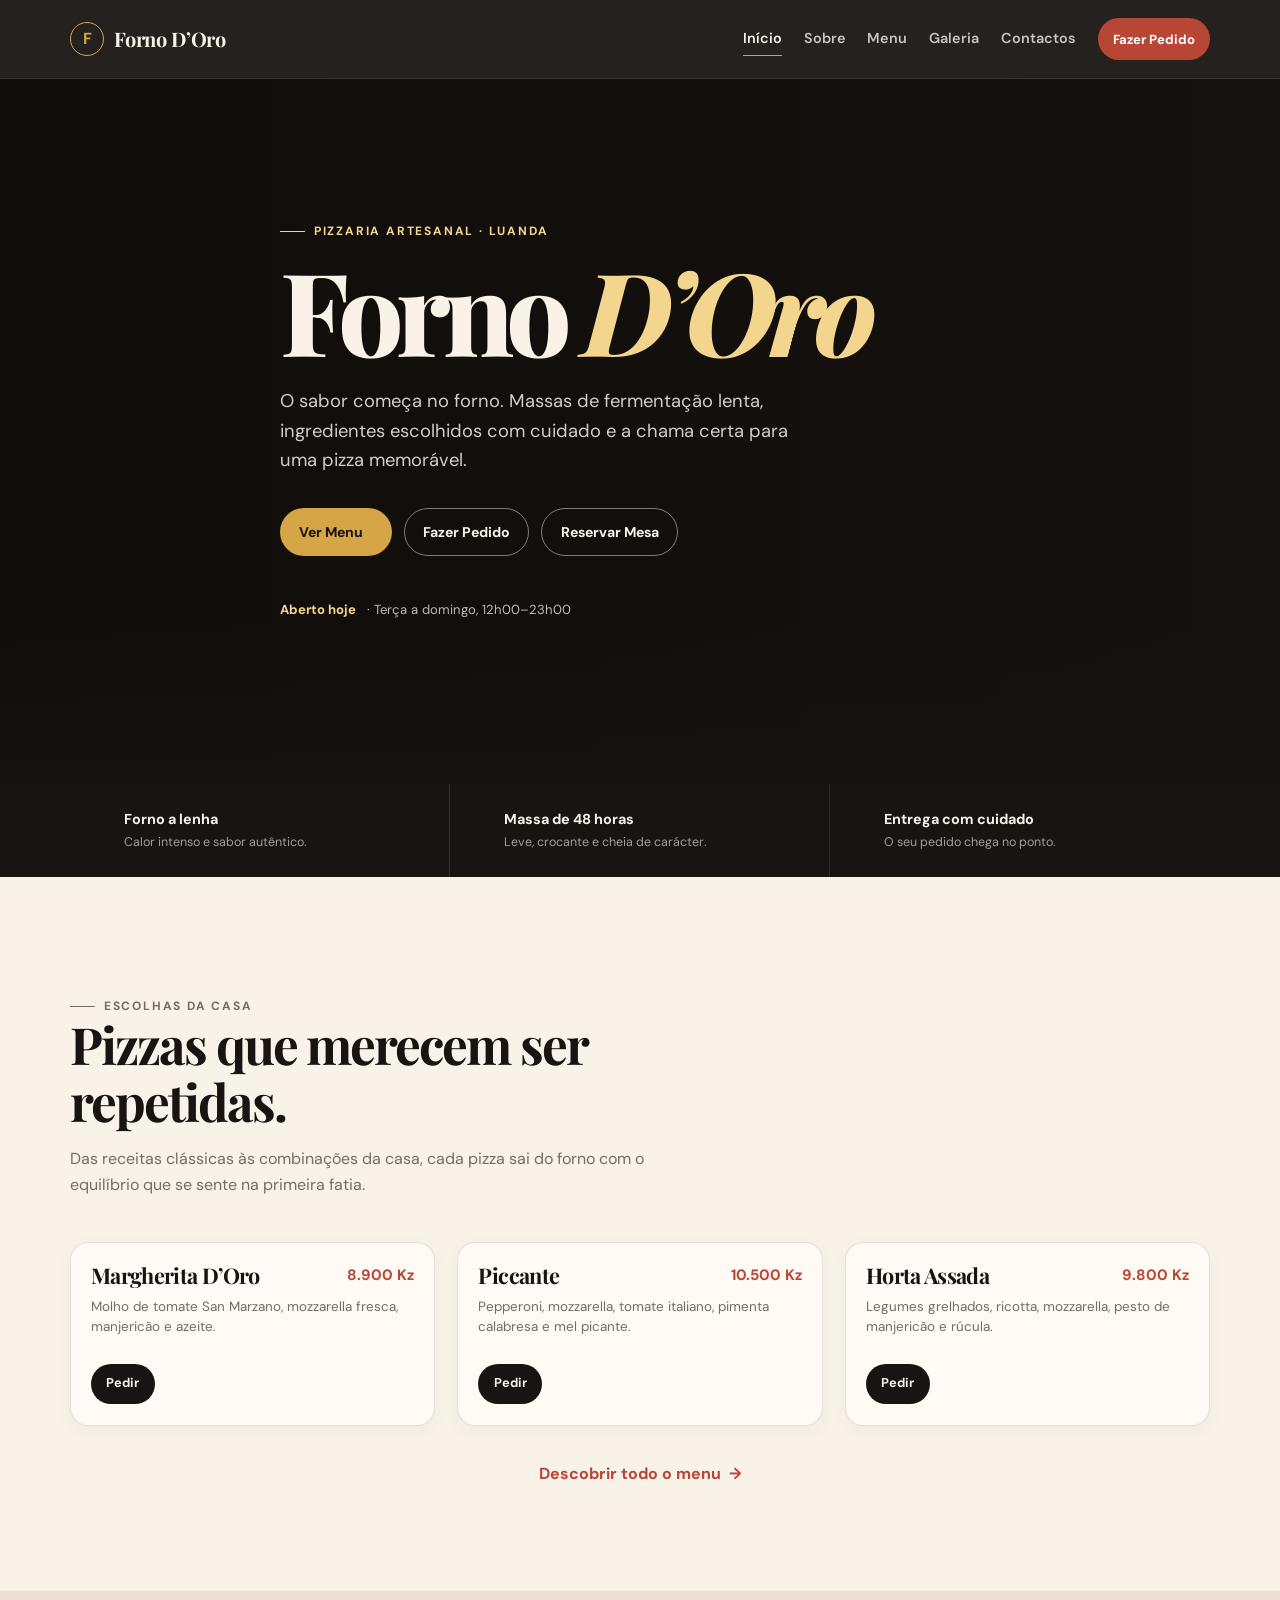
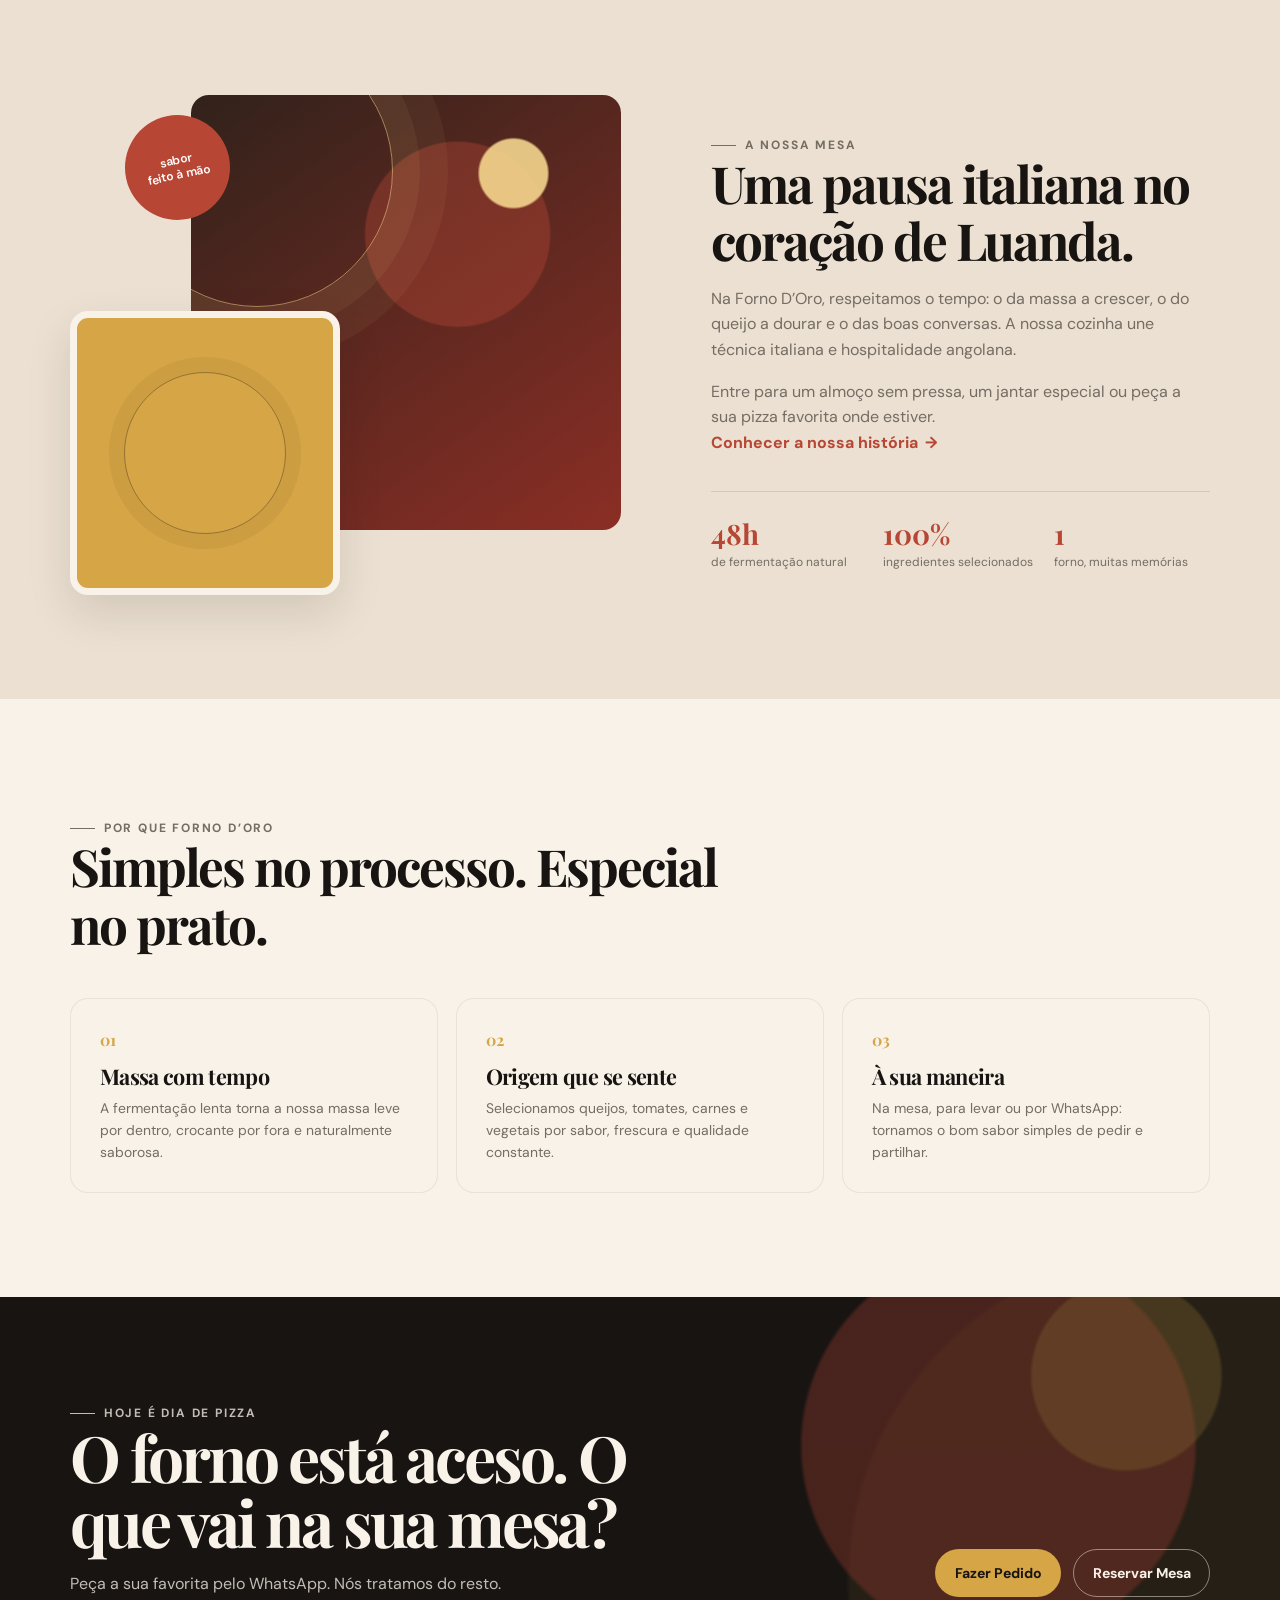
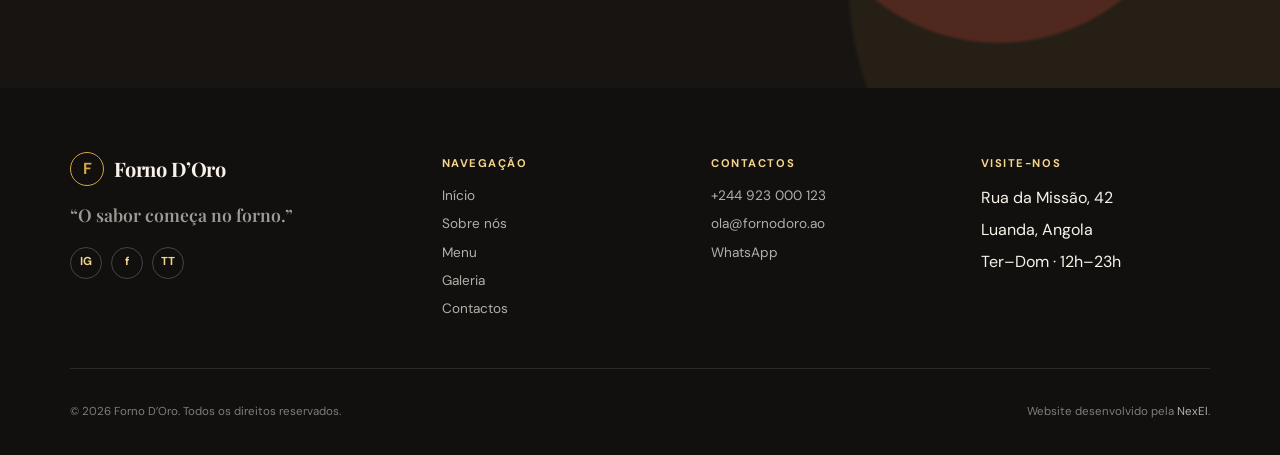
<file: index.html>
<!DOCTYPE html>
<html lang="pt-AO">
<head>
  <meta charset="UTF-8">
  <meta name="viewport" content="width=device-width, initial-scale=1.0">
  <meta name="description" content="Forno D’Oro: pizzaria artesanal em Luanda. Pizzas de forno, ingredientes selecionados e pedidos pelo WhatsApp.">
  <title>Forno D’Oro | Pizzaria artesanal em Luanda</title>
  <link rel="icon" href="assets/favicon.svg" type="image/svg+xml">
  <link rel="preconnect" href="https://fonts.googleapis.com">
  <link rel="preconnect" href="https://fonts.gstatic.com" crossorigin>
  <link rel="stylesheet" href="css/style.css">
  <script src="js/script.js" defer></script>
</head>
<body>
  <a class="skip-link" href="#conteudo">Ir para o conteúdo</a>
  <header class="site-header">
    <div class="container nav-wrap">
      <a class="brand" href="index.html" aria-label="Forno D’Oro — Início"><span class="brand-mark">F</span>Forno D’Oro</a>
      <button class="nav-toggle" type="button" aria-label="Abrir menu" aria-expanded="false" aria-controls="navegacao"><span></span><span></span><span></span></button>
      <nav class="site-nav" id="navegacao" aria-label="Navegação principal">
        <a href="index.html" aria-current="page">Início</a>
        <a href="sobre.html">Sobre</a>
        <a href="menu.html">Menu</a>
        <a href="galeria.html">Galeria</a>
        <a href="contactos.html">Contactos</a>
        <a class="nav-order js-order" href="menu.html" data-product="fazer um pedido">Fazer Pedido</a>
      </nav>
    </div>
  </header>

  <main id="conteudo">
    <section class="hero" aria-labelledby="hero-title">
      <div class="container hero-content">
        <p class="eyebrow">Pizzaria artesanal · Luanda</p>
        <h1 id="hero-title">Forno <em>D’Oro</em></h1>
        <p class="hero-lead">O sabor começa no forno. Massas de fermentação lenta, ingredientes escolhidos com cuidado e a chama certa para uma pizza memorável.</p>
        <div class="button-row">
          <a class="button button--gold" href="menu.html">Ver Menu <span aria-hidden="true"></span></a>
          <a class="button button--outline js-order" href="menu.html" data-product="fazer um pedido">Fazer Pedido</a>
          <a class="button button--outline" href="contactos.html#reservas">Reservar Mesa</a>
        </div>
        <p class="hero-note"><strong>Aberto hoje</strong> · Terça a domingo, 12h00–23h00</p>
      </div>
     
    </section>

    <section class="feature-strip" aria-label="Destaques da Forno D’Oro">
      <div class="container feature-strip-inner">
        <article><span class="feature-icon" aria-hidden="true"></span><div><h3>Forno a lenha</h3><p>Calor intenso e sabor autêntico.</p></div></article>
        <article><span class="feature-icon" aria-hidden="true"></span><div><h3>Massa de 48 horas</h3><p>Leve, crocante e cheia de carácter.</p></div></article>
        <article><span class="feature-icon" aria-hidden="true"></span><div><h3>Entrega com cuidado</h3><p>O seu pedido chega no ponto.</p></div></article>
      </div>
    </section>

    <section class="section">
      <div class="container">
        <div class="section-heading" data-reveal>
          <p class="eyebrow">Escolhas da casa</p>
          <h2>Pizzas que merecem ser repetidas.</h2>
          <p>Das receitas clássicas às combinações da casa, cada pizza sai do forno com o equilíbrio que se sente na primeira fatia.</p>
        </div>
        <div class="product-grid">
          <article class="product-card" data-reveal>
            <div class="product-card-body"><div class="card-meta"><h3>Margherita D’Oro</h3><span class="price">8.900 Kz</span></div><p>Molho de tomate San Marzano, mozzarella fresca, manjericão e azeite.</p><button class="button button--dark button--small js-order" type="button" data-product="Margherita D’Oro" data-price="8.900">Pedir</button></div>
          </article>
          <article class="product-card" data-reveal>
            <div class="product-card-body"><div class="card-meta"><h3>Piccante</h3><span class="price">10.500 Kz</span></div><p>Pepperoni, mozzarella, tomate italiano, pimenta calabresa e mel picante.</p><button class="button button--dark button--small js-order" type="button" data-product="Pizza Piccante" data-price="10.500">Pedir</button></div>
          </article>
          <article class="product-card" data-reveal>
            <div class="product-card-body"><div class="card-meta"><h3>Horta Assada</h3><span class="price">9.800 Kz</span></div><p>Legumes grelhados, ricotta, mozzarella, pesto de manjericão e rúcula.</p><button class="button button--dark button--small js-order" type="button" data-product="Pizza Horta Assada" data-price="9.800">Pedir</button></div>
          </article>
        </div>
        <p style="text-align:center; margin:2.2rem 0 0;"><a class="text-link" href="menu.html">Descobrir todo o menu</a></p>
      </div>
    </section>

    <section class="section benefits">
      <div class="container">
        <div class="story-grid">
          <div class="story-visual" data-reveal aria-label="48 horas de fermentação e forno a lenha">
            <div class="story-visual-main"><p class="visual-kicker"></p><p class="visual-number"></p><p class="visual-copy"></p></div>
            <div class="story-visual-small"><p class="visual-small-copy"></p></div>
            <div class="story-stamp">sabor<br>feito à mão</div>
          </div>
          <div class="intro-copy" data-reveal>
            <p class="eyebrow">A nossa mesa</p>
            <h2>Uma pausa italiana no coração de Luanda.</h2>
            <p>Na Forno D’Oro, respeitamos o tempo: o da massa a crescer, o do queijo a dourar e o das boas conversas. A nossa cozinha une técnica italiana e hospitalidade angolana.</p>
            <p>Entre para um almoço sem pressa, um jantar especial ou peça a sua pizza favorita onde estiver.</p>
            <a class="text-link" href="sobre.html">Conhecer a nossa história</a>
            <div class="stats">
              <div><strong>48h</strong><span>de fermentação natural</span></div>
              <div><strong>100%</strong><span>ingredientes selecionados</span></div>
              <div><strong>1</strong><span>forno, muitas memórias</span></div>
            </div>
          </div>
        </div>
      </div>
    </section>

    <section class="section">
      <div class="container">
        <div class="section-heading" data-reveal><p class="eyebrow">Por que Forno D’Oro</p><h2>Simples no processo. Especial no prato.</h2></div>
        <div class="benefit-grid">
          <article class="benefit" data-reveal><span class="benefit-number">01</span><h3>Massa com tempo</h3><p>A fermentação lenta torna a nossa massa leve por dentro, crocante por fora e naturalmente saborosa.</p></article>
          <article class="benefit" data-reveal><span class="benefit-number">02</span><h3>Origem que se sente</h3><p>Selecionamos queijos, tomates, carnes e vegetais por sabor, frescura e qualidade constante.</p></article>
          <article class="benefit" data-reveal><span class="benefit-number">03</span><h3>À sua maneira</h3><p>Na mesa, para levar ou por WhatsApp: tornamos o bom sabor simples de pedir e partilhar.</p></article>
        </div>
      </div>
    </section>

    <section class="order-banner">
      <div class="container">
        <div><p class="eyebrow">Hoje é dia de pizza</p><h2>O forno está aceso. O que vai na sua mesa?</h2><p>Peça a sua favorita pelo WhatsApp. Nós tratamos do resto.</p></div>
        <div class="button-row"><a class="button button--gold js-order" href="menu.html" data-product="fazer um pedido">Fazer Pedido</a><a class="button button--outline" href="contactos.html#reservas">Reservar Mesa</a></div>
      </div>
    </section>
  </main>

  <footer class="site-footer">
    <div class="container footer-main">
      <div class="footer-brand"><a class="brand" href="index.html"><span class="brand-mark">F</span>Forno D’Oro</a><p>“O sabor começa no forno.”</p><div class="footer-socials"><a href="https://instagram.com/fornodoro.ao" target="_blank" rel="noopener" aria-label="Instagram">IG</a><a href="https://facebook.com/fornodoro.ao" target="_blank" rel="noopener" aria-label="Facebook">f</a><a href="https://tiktok.com/@fornodoro.ao" target="_blank" rel="noopener" aria-label="TikTok">TT</a></div></div>
      <div><p class="footer-title">Navegação</p><nav class="footer-links" aria-label="Links do rodapé"><a href="index.html">Início</a><a href="sobre.html">Sobre nós</a><a href="menu.html">Menu</a><a href="galeria.html">Galeria</a><a href="contactos.html">Contactos</a></nav></div>
      <div><p class="footer-title">Contactos</p><div class="footer-links"><a href="tel:+244923000123">+244 923 000 123</a><a href="mailto:ola@fornodoro.ao">ola@fornodoro.ao</a><a href="https://wa.me/244923000123" target="_blank" rel="noopener">WhatsApp</a></div></div>
      <div><p class="footer-title">Visite-nos</p><div class="footer-links"><span>Rua da Missão, 42</span><span>Luanda, Angola</span><span>Ter–Dom · 12h–23h</span></div></div>
    </div>
    <div class="container footer-bottom"><p>© 2026 Forno D’Oro. Todos os direitos reservados.</p><p>Website desenvolvido pela <a href="https://nexel.ao" target="_blank" rel="noopener">NexEl</a>.</p></div>
  </footer>
</body>
</html>
</file>
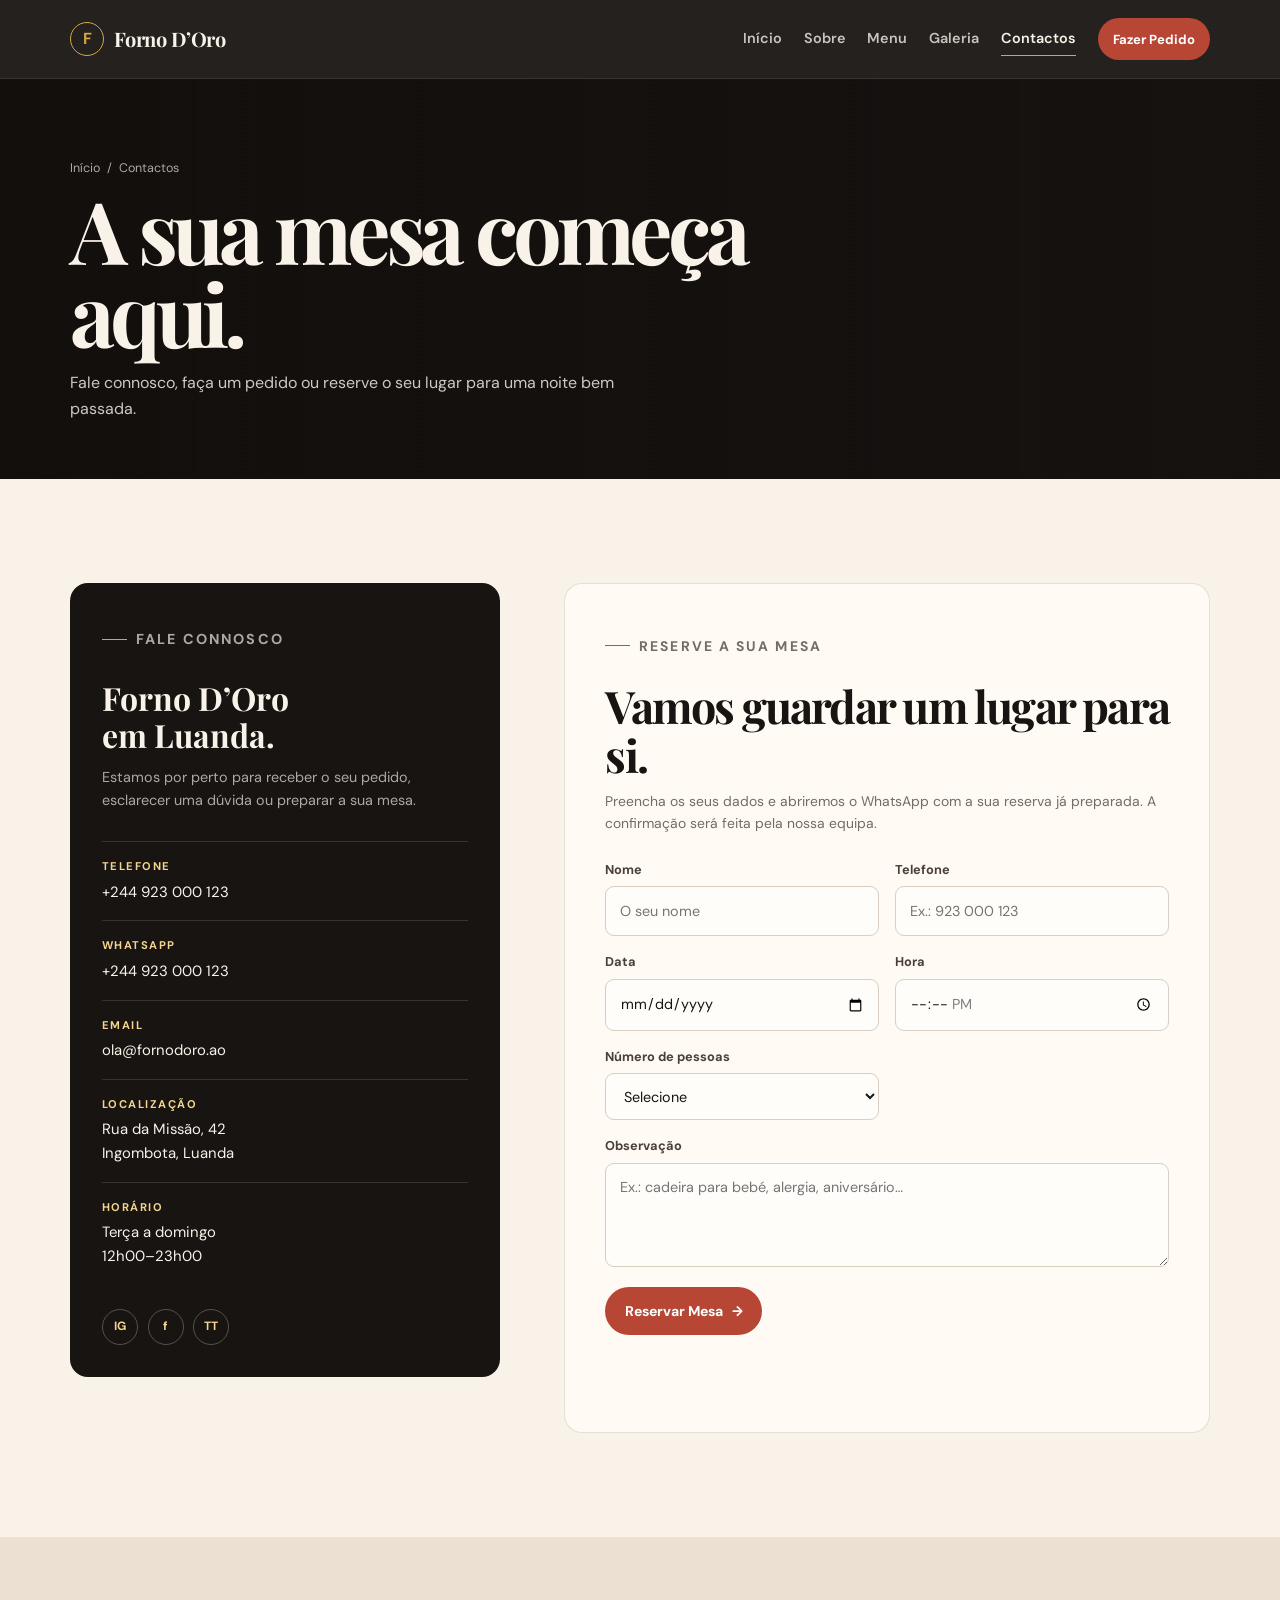
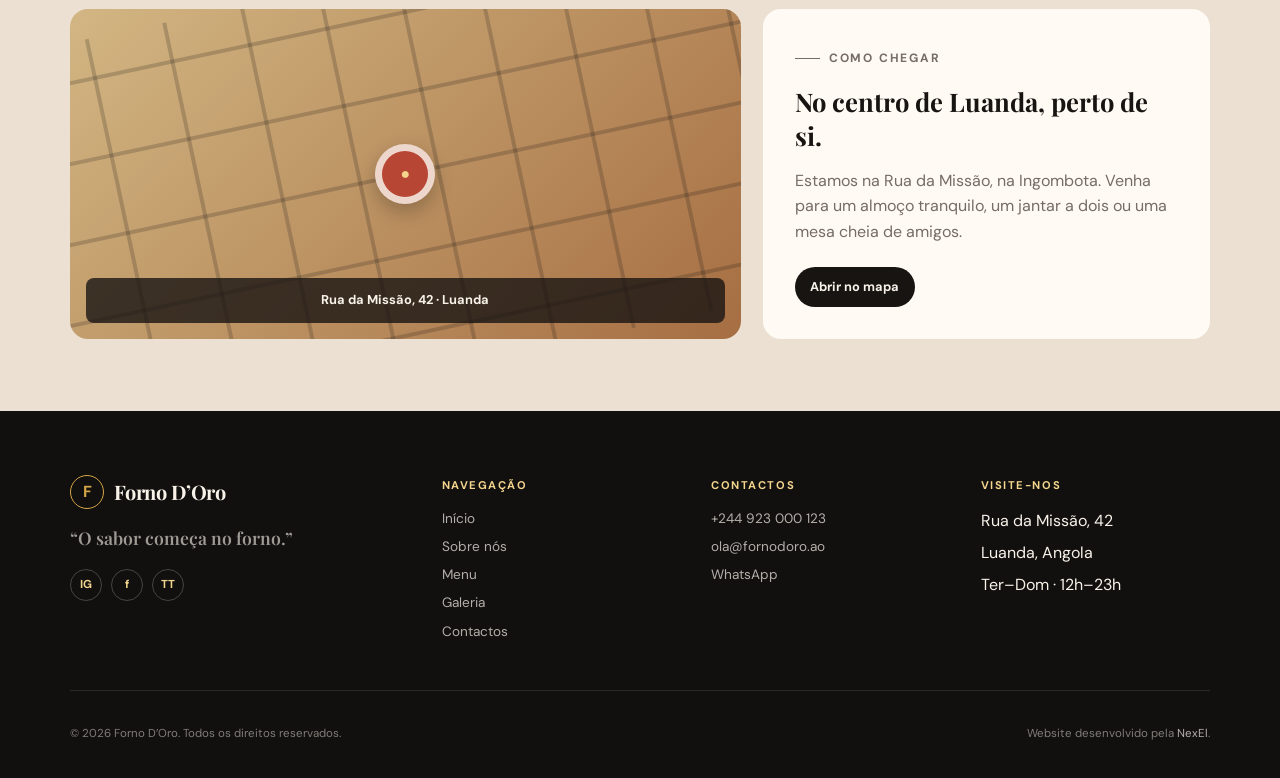
<file: contactos.html>
<!DOCTYPE html>
<html lang="pt-AO">
<head>
  <meta charset="UTF-8">
  <meta name="viewport" content="width=device-width, initial-scale=1.0">
  <meta name="description" content="Contacte a Forno D’Oro em Luanda. Faça o seu pedido pelo WhatsApp ou reserve a sua mesa online.">
  <title>Contactos e reservas | Forno D’Oro</title>
  <link rel="icon" href="assets/favicon.svg" type="image/svg+xml">
  <link rel="preconnect" href="https://fonts.googleapis.com">
  <link rel="preconnect" href="https://fonts.gstatic.com" crossorigin>
  <link rel="stylesheet" href="css/style.css">
  <script src="js/script.js" defer></script>
</head>
<body>
  <a class="skip-link" href="#conteudo">Ir para o conteúdo</a>
  <header class="site-header">
    <div class="container nav-wrap">
      <a class="brand" href="index.html" aria-label="Forno D’Oro — Início"><span class="brand-mark">F</span>Forno D’Oro</a>
      <button class="nav-toggle" type="button" aria-label="Abrir menu" aria-expanded="false" aria-controls="navegacao"><span></span><span></span><span></span></button>
      <nav class="site-nav" id="navegacao" aria-label="Navegação principal">
        <a href="index.html">Início</a><a href="sobre.html">Sobre</a><a href="menu.html">Menu</a><a href="galeria.html">Galeria</a><a href="contactos.html" aria-current="page">Contactos</a><a class="nav-order js-order" href="menu.html" data-product="fazer um pedido">Fazer Pedido</a>
      </nav>
    </div>
  </header>

  <main id="conteudo">
    <section class="page-hero" style="--page-image: url('https://images.unsplash.com/photo-1552566626-52f8b828add9?auto=format&fit=crop&w=2000&q=88');" aria-labelledby="titulo-pagina">
      <div class="container"><nav class="breadcrumbs" aria-label="Caminho"><a href="index.html">Início</a><span aria-hidden="true">/</span><span>Contactos</span></nav><h1 id="titulo-pagina">A sua mesa começa aqui.</h1><p>Fale connosco, faça um pedido ou reserve o seu lugar para uma noite bem passada.</p></div>
    </section>

    <section class="section" id="reservas">
      <div class="container contact-layout">
        <aside class="contact-details" data-reveal>
          <p class="eyebrow">Fale connosco</p>
          <h2>Forno D’Oro<br>em Luanda.</h2>
          <p>Estamos por perto para receber o seu pedido, esclarecer uma dúvida ou preparar a sua mesa.</p>
          <dl class="contact-list">
            <div><dt>Telefone</dt><dd><a href="tel:+244923000123">+244 923 000 123</a></dd></div>
            <div><dt>WhatsApp</dt><dd><a href="https://wa.me/244923000123" target="_blank" rel="noopener">+244 923 000 123</a></dd></div>
            <div><dt>Email</dt><dd><a href="mailto:ola@fornodoro.ao">ola@fornodoro.ao</a></dd></div>
            <div><dt>Localização</dt><dd>Rua da Missão, 42<br>Ingombota, Luanda</dd></div>
            <div><dt>Horário</dt><dd>Terça a domingo<br>12h00–23h00</dd></div>
          </dl>
          <div class="contact-social"><a href="https://instagram.com/fornodoro.ao" target="_blank" rel="noopener" aria-label="Instagram">IG</a><a href="https://facebook.com/fornodoro.ao" target="_blank" rel="noopener" aria-label="Facebook">f</a><a href="https://tiktok.com/@fornodoro.ao" target="_blank" rel="noopener" aria-label="TikTok">TT</a></div>
        </aside>

        <form class="reservation-form" id="reservation-form" novalidate data-reveal>
          <p class="eyebrow">Reserve a sua mesa</p>
          <h2>Vamos guardar um lugar para si.</h2>
          <p>Preencha os seus dados e abriremos o WhatsApp com a sua reserva já preparada. A confirmação será feita pela nossa equipa.</p>
          <div class="form-grid">
            <div class="form-field"><label for="nome">Nome</label><input id="nome" name="nome" type="text" autocomplete="name" required minlength="2" placeholder="O seu nome"></div>
            <div class="form-field"><label for="telefone">Telefone</label><input id="telefone" name="telefone" type="tel" autocomplete="tel" required pattern="[0-9+()\s-]{7,}" placeholder="Ex.: 923 000 123"></div>
            <div class="form-field"><label for="date">Data</label><input id="date" name="data" type="date" required></div>
            <div class="form-field"><label for="hora">Hora</label><input id="hora" name="hora" type="time" required min="12:00" max="22:30"></div>
            <div class="form-field"><label for="pessoas">Número de pessoas</label><select id="pessoas" name="pessoas" required><option value="" selected disabled>Selecione</option><option>1 pessoa</option><option>2 pessoas</option><option>3 pessoas</option><option>4 pessoas</option><option>5 pessoas</option><option>6 pessoas</option><option>7 ou mais pessoas</option></select></div>
            <div class="form-field form-field--full"><label for="observacao">Observação</label><textarea id="observacao" name="observacao" placeholder="Ex.: cadeira para bebé, alergia, aniversário…"></textarea></div>
          </div>
          <button class="button" type="submit" style="margin-top:1.25rem;">Reservar Mesa <span aria-hidden="true">→</span></button>
          <p class="form-status" aria-live="polite"></p>
        </form>
      </div>
    </section>

    <section class="section section--compact location-section">
      <div class="container location-grid">
        <div class="map-card" data-reveal aria-label="Localização da Forno D’Oro: Rua da Missão, 42, Luanda"><div class="map-card-content"><span>Rua da Missão, 42 · Luanda</span></div></div>
        <div class="location-info" data-reveal><p class="eyebrow">Como chegar</p><h3>No centro de Luanda, perto de si.</h3><p>Estamos na Rua da Missão, na Ingombota. Venha para um almoço tranquilo, um jantar a dois ou uma mesa cheia de amigos.</p><a class="button button--dark button--small" href="https://www.google.com/maps/search/?api=1&query=Rua+da+Miss%C3%A3o+42+Luanda" target="_blank" rel="noopener">Abrir no mapa</a></div>
      </div>
    </section>
  </main>

  <footer class="site-footer">
    <div class="container footer-main">
      <div class="footer-brand"><a class="brand" href="index.html"><span class="brand-mark">F</span>Forno D’Oro</a><p>“O sabor começa no forno.”</p><div class="footer-socials"><a href="https://instagram.com/fornodoro.ao" target="_blank" rel="noopener" aria-label="Instagram">IG</a><a href="https://facebook.com/fornodoro.ao" target="_blank" rel="noopener" aria-label="Facebook">f</a><a href="https://tiktok.com/@fornodoro.ao" target="_blank" rel="noopener" aria-label="TikTok">TT</a></div></div>
      <div><p class="footer-title">Navegação</p><nav class="footer-links" aria-label="Links do rodapé"><a href="index.html">Início</a><a href="sobre.html">Sobre nós</a><a href="menu.html">Menu</a><a href="galeria.html">Galeria</a><a href="contactos.html">Contactos</a></nav></div>
      <div><p class="footer-title">Contactos</p><div class="footer-links"><a href="tel:+244923000123">+244 923 000 123</a><a href="mailto:ola@fornodoro.ao">ola@fornodoro.ao</a><a href="https://wa.me/244923000123" target="_blank" rel="noopener">WhatsApp</a></div></div>
      <div><p class="footer-title">Visite-nos</p><div class="footer-links"><span>Rua da Missão, 42</span><span>Luanda, Angola</span><span>Ter–Dom · 12h–23h</span></div></div>
    </div>
    <div class="container footer-bottom"><p>© 2026 Forno D’Oro. Todos os direitos reservados.</p><p>Website desenvolvido pela <a href="https://nexel.ao" target="_blank" rel="noopener">NexEl</a>.</p></div>
  </footer>
</body>
</html>
</file>
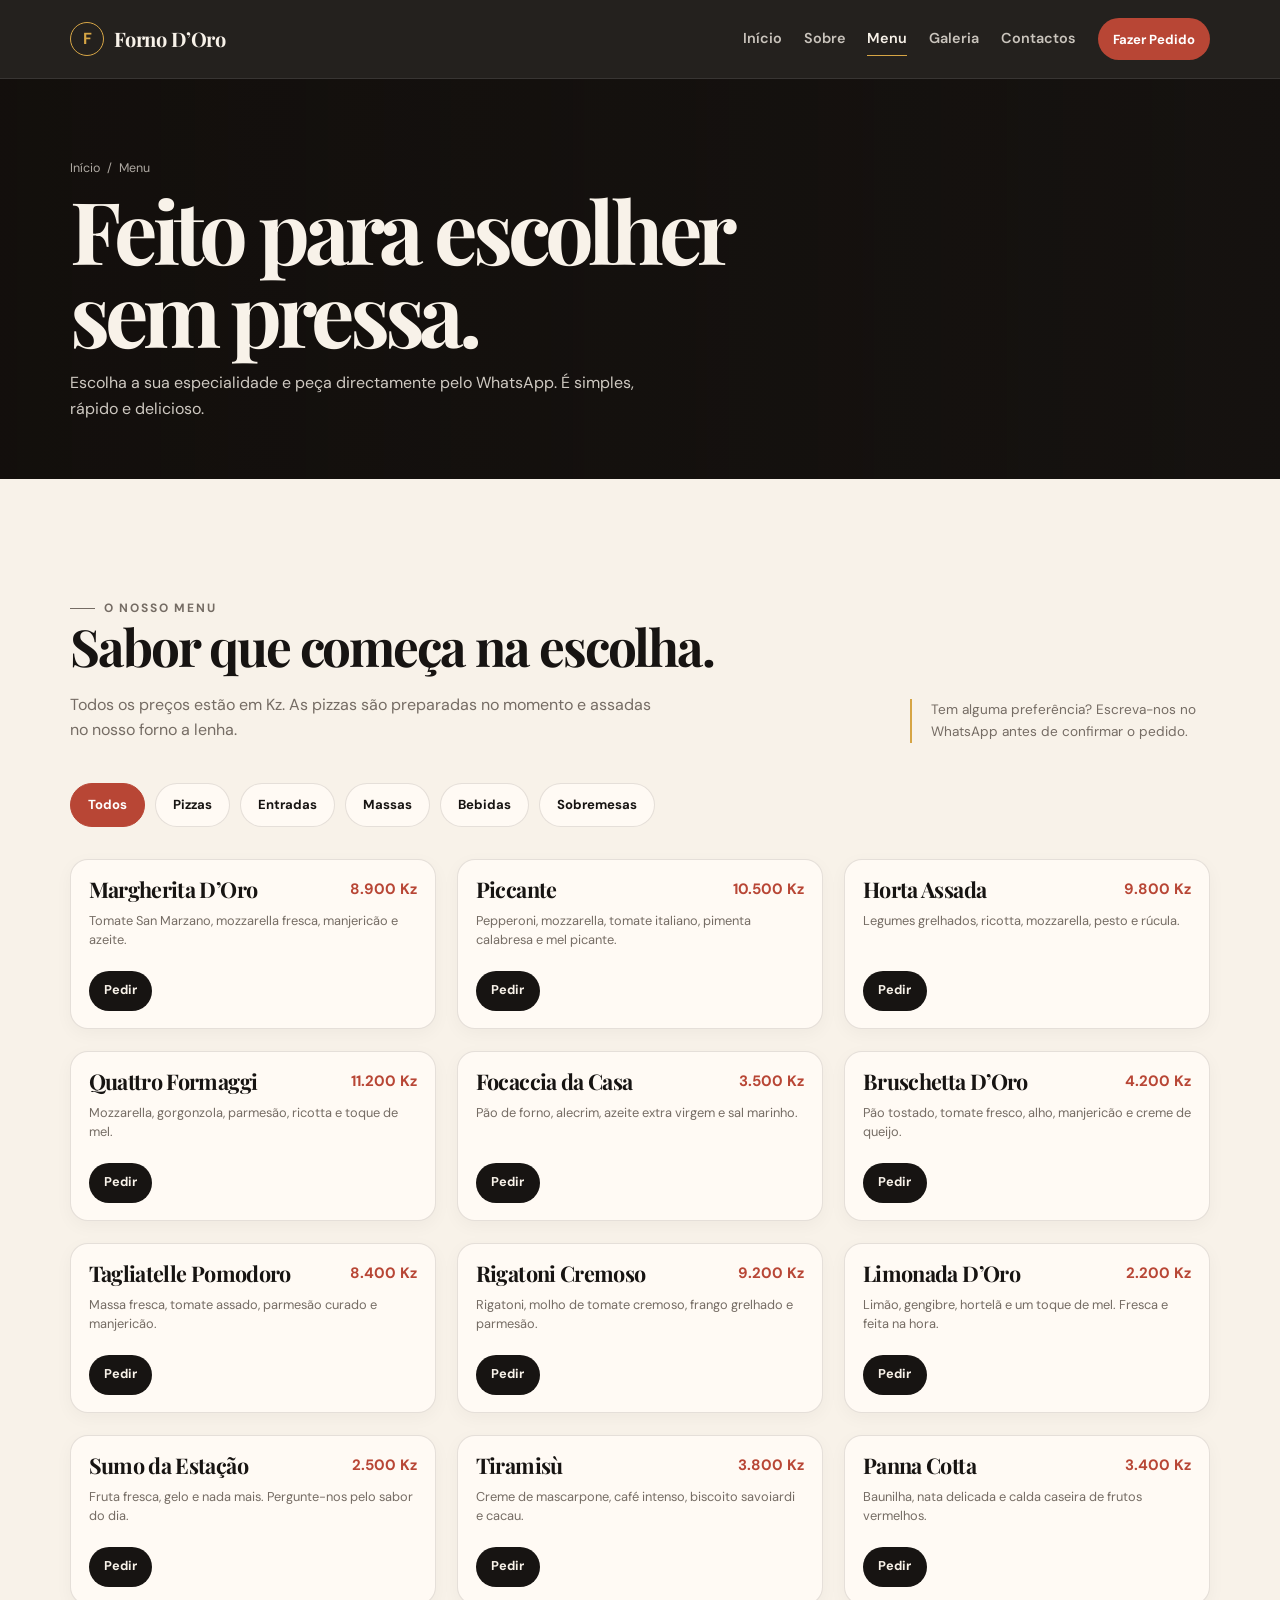
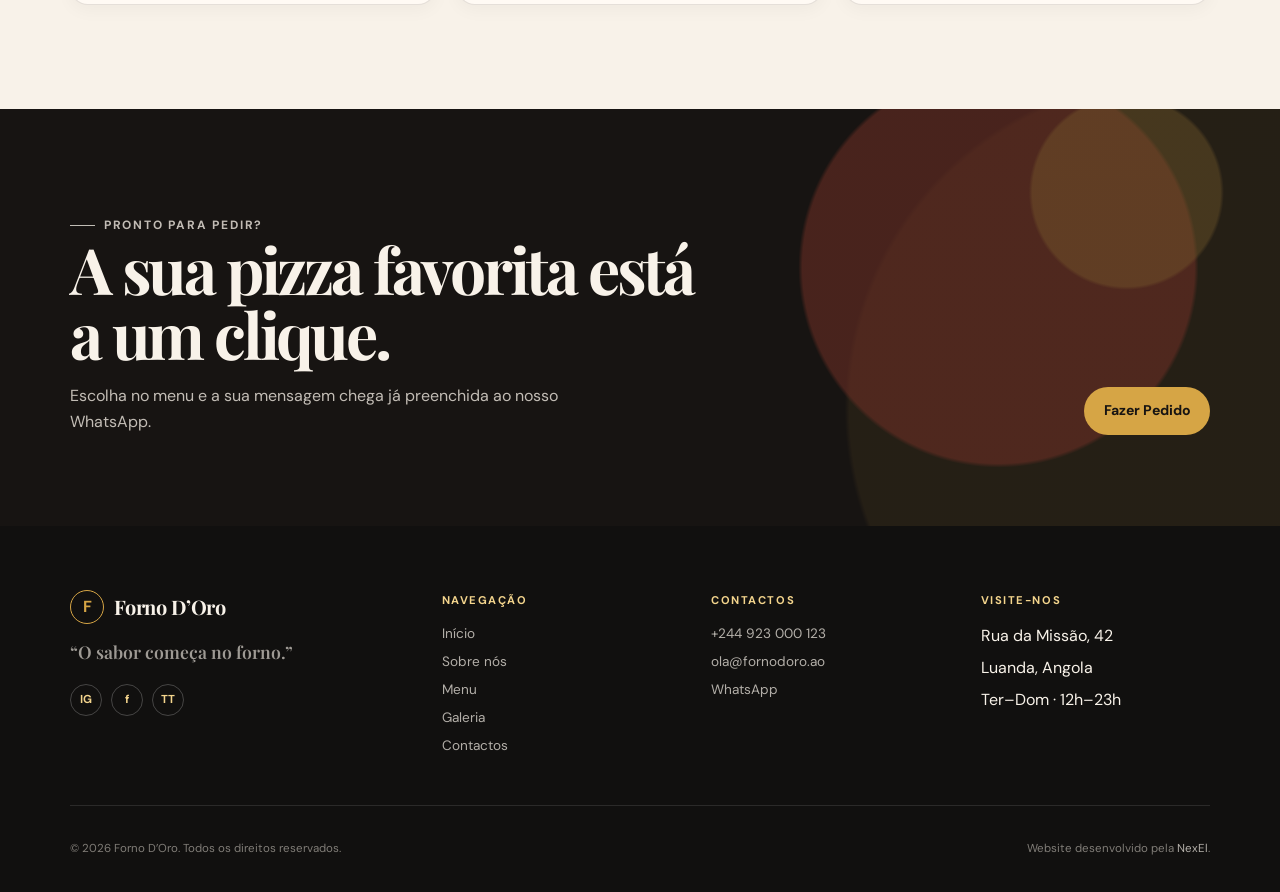
<file: menu.html>
<!DOCTYPE html>
<html lang="pt-AO">
<head>
  <meta charset="UTF-8">
  <meta name="viewport" content="width=device-width, initial-scale=1.0">
  <meta name="description" content="Explore o menu digital da Forno D’Oro: pizzas, entradas, massas, bebidas e sobremesas. Faça o seu pedido por WhatsApp.">
  <title>Menu | Forno D’Oro</title>
  <link rel="icon" href="assets/favicon.svg" type="image/svg+xml">
  <link rel="preconnect" href="https://fonts.googleapis.com">
  <link rel="preconnect" href="https://fonts.gstatic.com" crossorigin>
  <link rel="stylesheet" href="css/style.css">
  <script src="js/script.js" defer></script>
</head>
<body>
  <a class="skip-link" href="#conteudo">Ir para o conteúdo</a>
  <header class="site-header">
    <div class="container nav-wrap">
      <a class="brand" href="index.html" aria-label="Forno D’Oro — Início"><span class="brand-mark">F</span>Forno D’Oro</a>
      <button class="nav-toggle" type="button" aria-label="Abrir menu" aria-expanded="false" aria-controls="navegacao"><span></span><span></span><span></span></button>
      <nav class="site-nav" id="navegacao" aria-label="Navegação principal">
        <a href="index.html">Início</a><a href="sobre.html">Sobre</a><a href="menu.html" aria-current="page">Menu</a><a href="galeria.html">Galeria</a><a href="contactos.html">Contactos</a><a class="nav-order js-order" href="menu.html" data-product="fazer um pedido">Fazer Pedido</a>
      </nav>
    </div>
  </header>

  <main id="conteudo">
    <section class="page-hero" style="--page-image: url('https://images.unsplash.com/photo-1513104890138-7c749659a591?auto=format&fit=crop&w=2000&q=88');" aria-labelledby="titulo-pagina">
      <div class="container"><nav class="breadcrumbs" aria-label="Caminho"><a href="index.html">Início</a><span aria-hidden="true">/</span><span>Menu</span></nav><h1 id="titulo-pagina">Feito para escolher sem pressa.</h1><p>Escolha a sua especialidade e peça directamente pelo WhatsApp. É simples, rápido e delicioso.</p></div>
    </section>

    <section class="section" id="menu">
      <div class="container">
        <div class="menu-intro" data-reveal><div class="section-heading"><p class="eyebrow">O nosso menu</p><h2>Sabor que começa na escolha.</h2><p>Todos os preços estão em Kz. As pizzas são preparadas no momento e assadas no nosso forno a lenha.</p></div><p class="menu-note">Tem alguma preferência? Escreva-nos no WhatsApp antes de confirmar o pedido.</p></div>

        <div class="filter-bar" role="toolbar" aria-label="Filtrar menu">
          <button class="filter-button is-active" type="button" data-filter="todos" aria-pressed="true">Todos</button>
          <button class="filter-button" type="button" data-filter="pizzas" aria-pressed="false">Pizzas</button>
          <button class="filter-button" type="button" data-filter="entradas" aria-pressed="false">Entradas</button>
          <button class="filter-button" type="button" data-filter="massas" aria-pressed="false">Massas</button>
          <button class="filter-button" type="button" data-filter="bebidas" aria-pressed="false">Bebidas</button>
          <button class="filter-button" type="button" data-filter="sobremesas" aria-pressed="false">Sobremesas</button>
        </div>

        <div class="menu-grid" aria-live="polite">
          <article class="product-card" data-category="pizzas" data-reveal>
            <div class="product-card-body"><div class="card-meta"><h3>Margherita D’Oro</h3><span class="price">8.900 Kz</span></div><p>Tomate San Marzano, mozzarella fresca, manjericão e azeite.</p><button class="button button--dark button--small js-order" type="button" data-product="Margherita D’Oro" data-price="8.900">Pedir</button></div>
          </article>
          <article class="product-card" data-category="pizzas" data-reveal>
            <div class="product-card-body"><div class="card-meta"><h3>Piccante</h3><span class="price">10.500 Kz</span></div><p>Pepperoni, mozzarella, tomate italiano, pimenta calabresa e mel picante.</p><button class="button button--dark button--small js-order" type="button" data-product="Pizza Piccante" data-price="10.500">Pedir</button></div>
          </article>
          <article class="product-card" data-category="pizzas" data-reveal>
            <div class="product-card-body"><div class="card-meta"><h3>Horta Assada</h3><span class="price">9.800 Kz</span></div><p>Legumes grelhados, ricotta, mozzarella, pesto e rúcula.</p><button class="button button--dark button--small js-order" type="button" data-product="Pizza Horta Assada" data-price="9.800">Pedir</button></div>
          </article>
          <article class="product-card" data-category="pizzas" data-reveal>
            <div class="product-card-body"><div class="card-meta"><h3>Quattro Formaggi</h3><span class="price">11.200 Kz</span></div><p>Mozzarella, gorgonzola, parmesão, ricotta e toque de mel.</p><button class="button button--dark button--small js-order" type="button" data-product="Pizza Quattro Formaggi" data-price="11.200">Pedir</button></div>
          </article>
          <article class="product-card" data-category="entradas" data-reveal>
            <div class="product-card-body"><div class="card-meta"><h3>Focaccia da Casa</h3><span class="price">3.500 Kz</span></div><p>Pão de forno, alecrim, azeite extra virgem e sal marinho.</p><button class="button button--dark button--small js-order" type="button" data-product="Focaccia da Casa" data-price="3.500">Pedir</button></div>
          </article>
          <article class="product-card" data-category="entradas" data-reveal>
            <div class="product-card-body"><div class="card-meta"><h3>Bruschetta D’Oro</h3><span class="price">4.200 Kz</span></div><p>Pão tostado, tomate fresco, alho, manjericão e creme de queijo.</p><button class="button button--dark button--small js-order" type="button" data-product="Bruschetta D’Oro" data-price="4.200">Pedir</button></div>
          </article>
          <article class="product-card" data-category="massas" data-reveal>
            <div class="product-card-body"><div class="card-meta"><h3>Tagliatelle Pomodoro</h3><span class="price">8.400 Kz</span></div><p>Massa fresca, tomate assado, parmesão curado e manjericão.</p><button class="button button--dark button--small js-order" type="button" data-product="Tagliatelle Pomodoro" data-price="8.400">Pedir</button></div>
          </article>
          <article class="product-card" data-category="massas" data-reveal>
            <div class="product-card-body"><div class="card-meta"><h3>Rigatoni Cremoso</h3><span class="price">9.200 Kz</span></div><p>Rigatoni, molho de tomate cremoso, frango grelhado e parmesão.</p><button class="button button--dark button--small js-order" type="button" data-product="Rigatoni Cremoso" data-price="9.200">Pedir</button></div>
          </article>
          <article class="product-card" data-category="bebidas" data-reveal>
            <div class="product-card-body"><div class="card-meta"><h3>Limonada D’Oro</h3><span class="price">2.200 Kz</span></div><p>Limão, gengibre, hortelã e um toque de mel. Fresca e feita na hora.</p><button class="button button--dark button--small js-order" type="button" data-product="Limonada D’Oro" data-price="2.200">Pedir</button></div>
          </article>
          <article class="product-card" data-category="bebidas" data-reveal>
            <div class="product-card-body"><div class="card-meta"><h3>Sumo da Estação</h3><span class="price">2.500 Kz</span></div><p>Fruta fresca, gelo e nada mais. Pergunte-nos pelo sabor do dia.</p><button class="button button--dark button--small js-order" type="button" data-product="Sumo da Estação" data-price="2.500">Pedir</button></div>
          </article>
          <article class="product-card" data-category="sobremesas" data-reveal>
            <div class="product-card-body"><div class="card-meta"><h3>Tiramisù</h3><span class="price">3.800 Kz</span></div><p>Creme de mascarpone, café intenso, biscoito savoiardi e cacau.</p><button class="button button--dark button--small js-order" type="button" data-product="Tiramisù" data-price="3.800">Pedir</button></div>
          </article>
          <article class="product-card" data-category="sobremesas" data-reveal>
            <div class="product-card-body"><div class="card-meta"><h3>Panna Cotta</h3><span class="price">3.400 Kz</span></div><p>Baunilha, nata delicada e calda caseira de frutos vermelhos.</p><button class="button button--dark button--small js-order" type="button" data-product="Panna Cotta" data-price="3.400">Pedir</button></div>
          </article>
        </div>
      </div>
    </section>

    <section class="order-banner"><div class="container"><div><p class="eyebrow">Pronto para pedir?</p><h2>A sua pizza favorita está a um clique.</h2><p>Escolha no menu e a sua mensagem chega já preenchida ao nosso WhatsApp.</p></div><a class="button button--gold js-order" href="menu.html" data-product="fazer um pedido">Fazer Pedido</a></div></section>
  </main>

  <footer class="site-footer">
    <div class="container footer-main">
      <div class="footer-brand"><a class="brand" href="index.html"><span class="brand-mark">F</span>Forno D’Oro</a><p>“O sabor começa no forno.”</p><div class="footer-socials"><a href="https://instagram.com/fornodoro.ao" target="_blank" rel="noopener" aria-label="Instagram">IG</a><a href="https://facebook.com/fornodoro.ao" target="_blank" rel="noopener" aria-label="Facebook">f</a><a href="https://tiktok.com/@fornodoro.ao" target="_blank" rel="noopener" aria-label="TikTok">TT</a></div></div>
      <div><p class="footer-title">Navegação</p><nav class="footer-links" aria-label="Links do rodapé"><a href="index.html">Início</a><a href="sobre.html">Sobre nós</a><a href="menu.html">Menu</a><a href="galeria.html">Galeria</a><a href="contactos.html">Contactos</a></nav></div>
      <div><p class="footer-title">Contactos</p><div class="footer-links"><a href="tel:+244923000123">+244 923 000 123</a><a href="mailto:ola@fornodoro.ao">ola@fornodoro.ao</a><a href="https://wa.me/244923000123" target="_blank" rel="noopener">WhatsApp</a></div></div>
      <div><p class="footer-title">Visite-nos</p><div class="footer-links"><span>Rua da Missão, 42</span><span>Luanda, Angola</span><span>Ter–Dom · 12h–23h</span></div></div>
    </div>
    <div class="container footer-bottom"><p>© 2026 Forno D’Oro. Todos os direitos reservados.</p><p>Website desenvolvido pela <a href="https://nexel.ao" target="_blank" rel="noopener">NexEl</a>.</p></div>
  </footer>
</body>
</html>
</file>
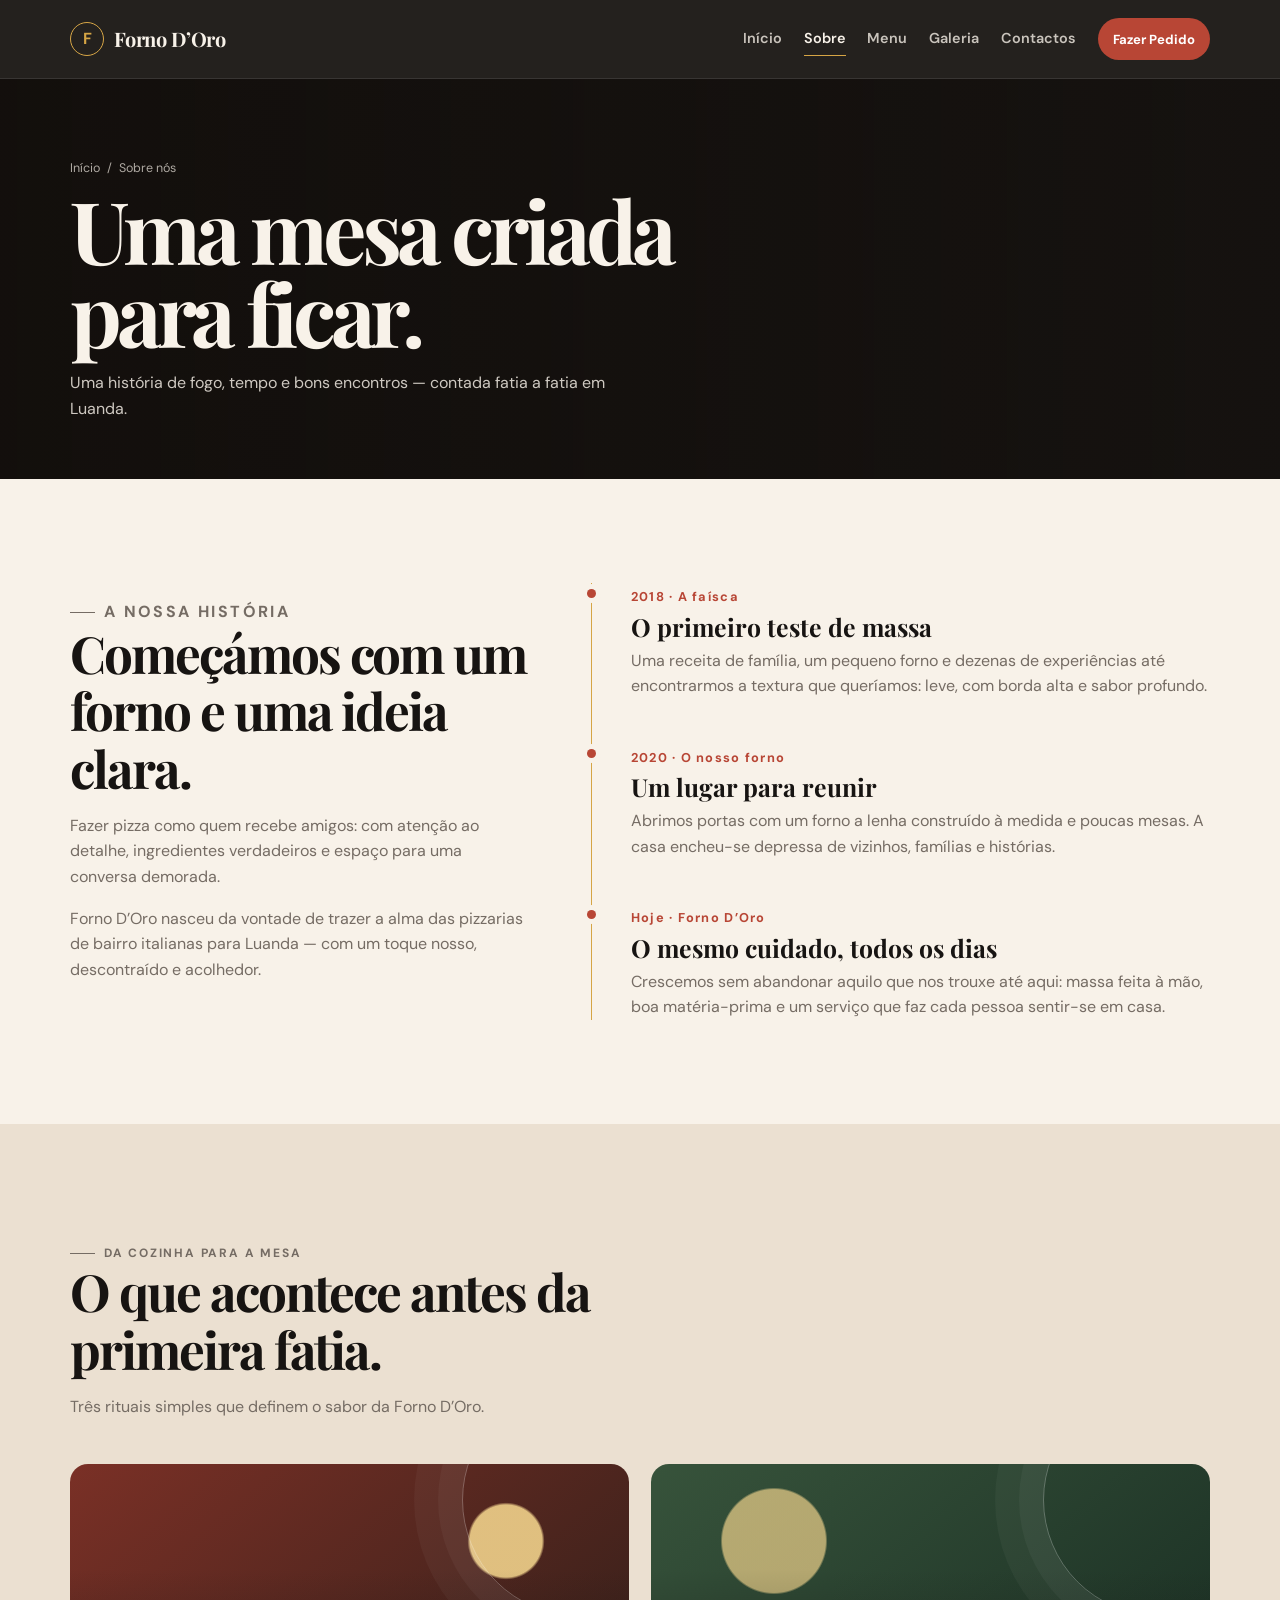
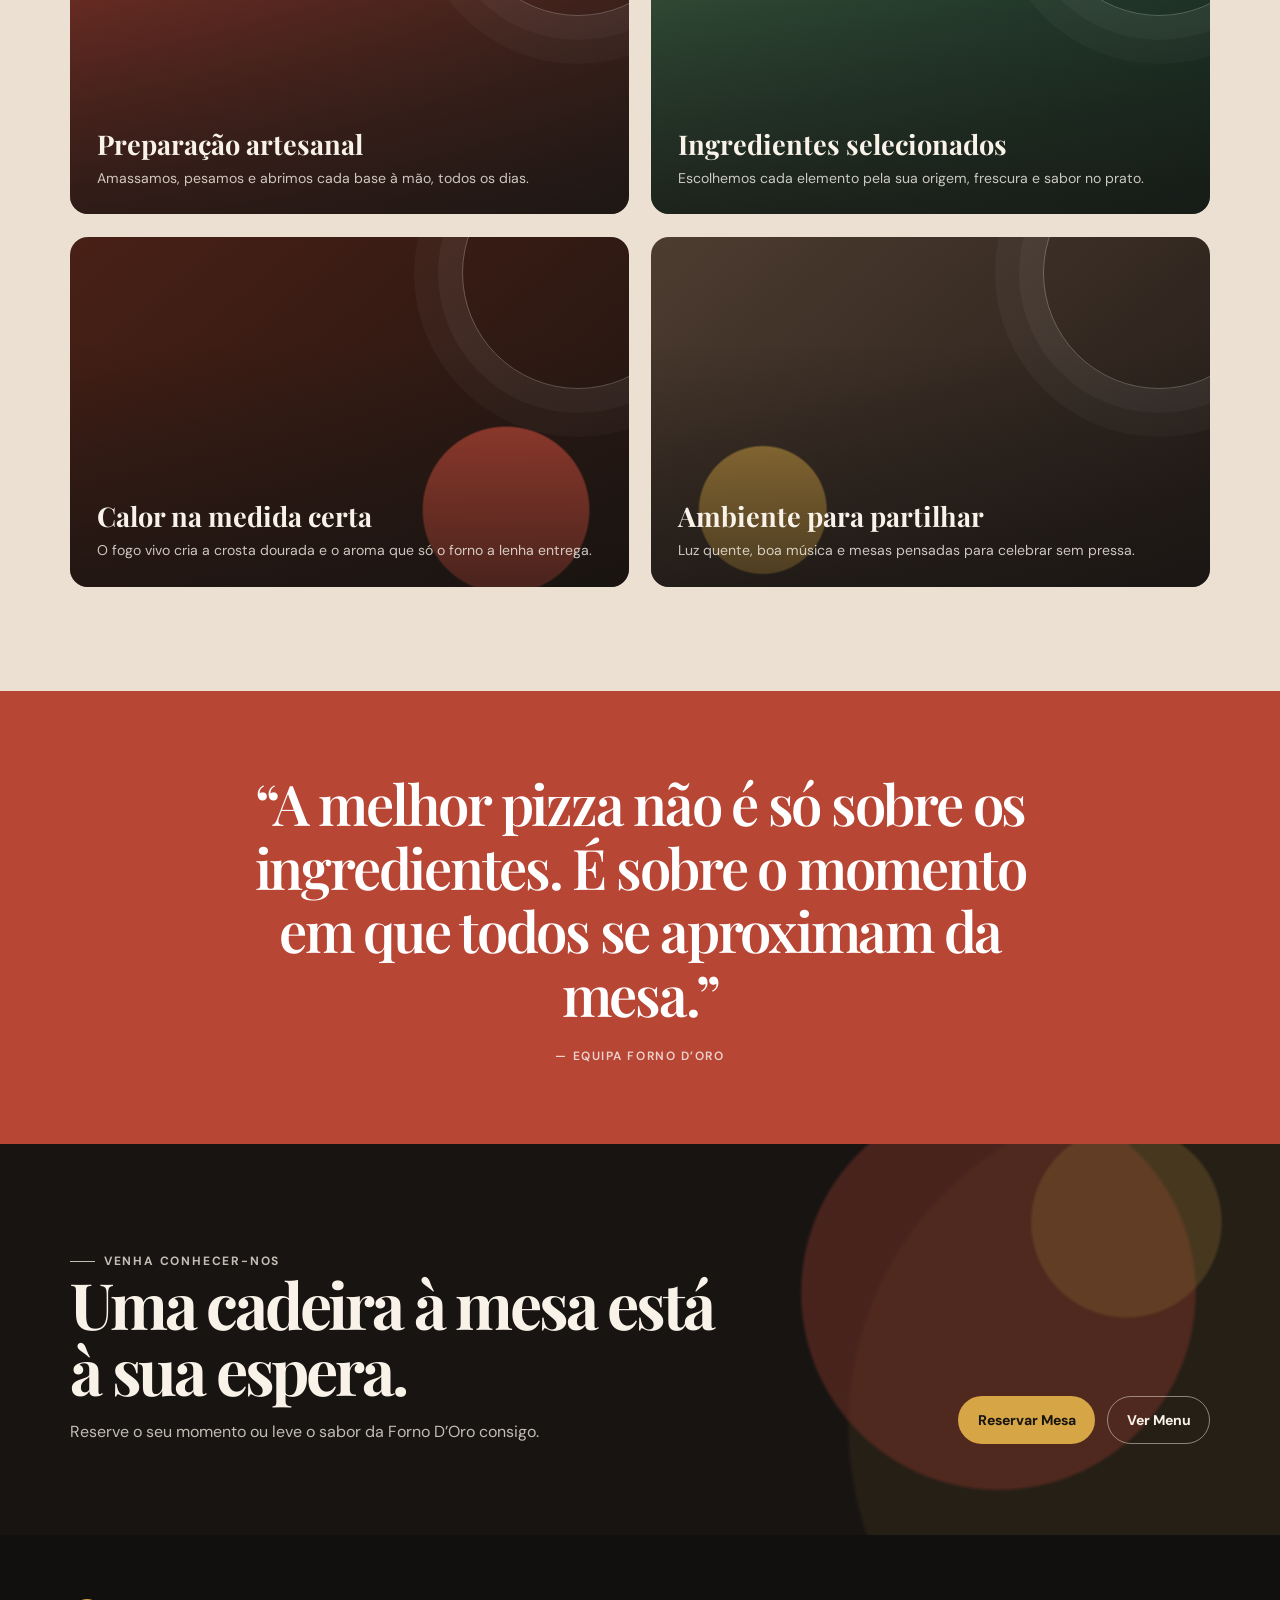
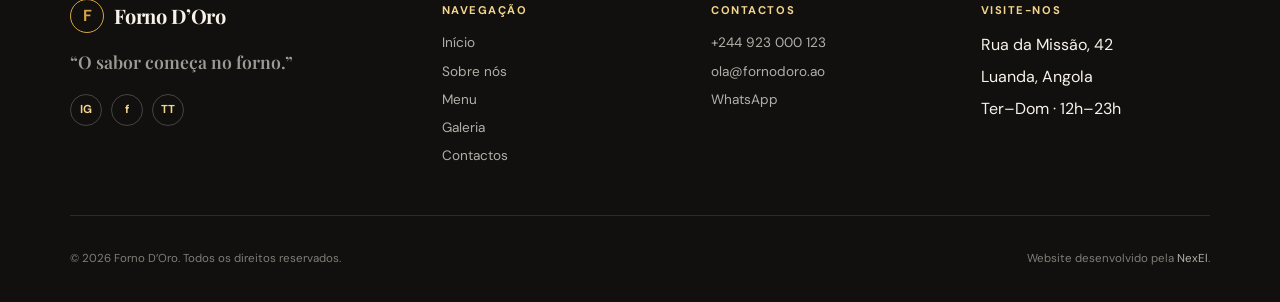
<file: sobre.html>
<!DOCTYPE html>
<html lang="pt-AO">
<head>
  <meta charset="UTF-8">
  <meta name="viewport" content="width=device-width, initial-scale=1.0">
  <meta name="description" content="Conheça a história, a preparação artesanal e a filosofia da pizzaria Forno D’Oro, em Luanda.">
  <title>Sobre nós | Forno D’Oro</title>
  <link rel="icon" href="assets/favicon.svg" type="image/svg+xml">
  <link rel="preconnect" href="https://fonts.googleapis.com">
  <link rel="preconnect" href="https://fonts.gstatic.com" crossorigin>
  <link rel="stylesheet" href="css/style.css">
  <script src="js/script.js" defer></script>
</head>
<body>
  <a class="skip-link" href="#conteudo">Ir para o conteúdo</a>
  <header class="site-header">
    <div class="container nav-wrap">
      <a class="brand" href="index.html" aria-label="Forno D’Oro — Início"><span class="brand-mark">F</span>Forno D’Oro</a>
      <button class="nav-toggle" type="button" aria-label="Abrir menu" aria-expanded="false" aria-controls="navegacao"><span></span><span></span><span></span></button>
      <nav class="site-nav" id="navegacao" aria-label="Navegação principal">
        <a href="index.html">Início</a><a href="sobre.html" aria-current="page">Sobre</a><a href="menu.html">Menu</a><a href="galeria.html">Galeria</a><a href="contactos.html">Contactos</a><a class="nav-order js-order" href="menu.html" data-product="fazer um pedido">Fazer Pedido</a>
      </nav>
    </div>
  </header>

  <main id="conteudo">
    <section class="page-hero" style="--page-image: url('https://images.unsplash.com/photo-1515003197210-e0cd71810b5f?auto=format&fit=crop&w=2000&q=88');" aria-labelledby="titulo-pagina">
      <div class="container"><nav class="breadcrumbs" aria-label="Caminho"><a href="index.html">Início</a><span aria-hidden="true">/</span><span>Sobre nós</span></nav><h1 id="titulo-pagina">Uma mesa criada para ficar.</h1><p>Uma história de fogo, tempo e bons encontros — contada fatia a fatia em Luanda.</p></div>
    </section>

    <section class="section">
      <div class="container about-intro">
        <div class="intro-copy" data-reveal><p class="eyebrow">A nossa história</p><h2>Começámos com um forno e uma ideia clara.</h2><p>Fazer pizza como quem recebe amigos: com atenção ao detalhe, ingredientes verdadeiros e espaço para uma conversa demorada.</p><p>Forno D’Oro nasceu da vontade de trazer a alma das pizzarias de bairro italianas para Luanda — com um toque nosso, descontraído e acolhedor.</p></div>
        <div class="about-timeline" data-reveal>
          <article class="timeline-item"><span>2018 · A faísca</span><h3>O primeiro teste de massa</h3><p>Uma receita de família, um pequeno forno e dezenas de experiências até encontrarmos a textura que queríamos: leve, com borda alta e sabor profundo.</p></article>
          <article class="timeline-item"><span>2020 · O nosso forno</span><h3>Um lugar para reunir</h3><p>Abrimos portas com um forno a lenha construído à medida e poucas mesas. A casa encheu-se depressa de vizinhos, famílias e histórias.</p></article>
          <article class="timeline-item"><span>Hoje · Forno D’Oro</span><h3>O mesmo cuidado, todos os dias</h3><p>Crescemos sem abandonar aquilo que nos trouxe até aqui: massa feita à mão, boa matéria-prima e um serviço que faz cada pessoa sentir-se em casa.</p></article>
        </div>
      </div>
    </section>

    <section class="section benefits">
      <div class="container">
        <div class="section-heading" data-reveal><p class="eyebrow">Da cozinha para a mesa</p><h2>O que acontece antes da primeira fatia.</h2><p>Três rituais simples que definem o sabor da Forno D’Oro.</p></div>
        <div class="craft-grid">
          <article class="craft-card" data-reveal><div class="craft-card-content"><h3>Preparação artesanal</h3><p>Amassamos, pesamos e abrimos cada base à mão, todos os dias.</p></div></article>
          <article class="craft-card" data-reveal><div class="craft-card-content"><h3>Ingredientes selecionados</h3><p>Escolhemos cada elemento pela sua origem, frescura e sabor no prato.</p></div></article>
          <article class="craft-card" data-reveal><div class="craft-card-content"><h3>Calor na medida certa</h3><p>O fogo vivo cria a crosta dourada e o aroma que só o forno a lenha entrega.</p></div></article>
          <article class="craft-card" data-reveal><div class="craft-card-content"><h3>Ambiente para partilhar</h3><p>Luz quente, boa música e mesas pensadas para celebrar sem pressa.</p></div></article>
        </div>
      </div>
    </section>

    <section class="quote"><blockquote>“A melhor pizza não é só sobre os ingredientes. É sobre o momento em que todos se aproximam da mesa.”</blockquote><cite>— Equipa Forno D’Oro</cite></section>

    <section class="order-banner">
      <div class="container"><div><p class="eyebrow">Venha conhecer-nos</p><h2>Uma cadeira à mesa está à sua espera.</h2><p>Reserve o seu momento ou leve o sabor da Forno D’Oro consigo.</p></div><div class="button-row"><a class="button button--gold" href="contactos.html#reservas">Reservar Mesa</a><a class="button button--outline" href="menu.html">Ver Menu</a></div></div>
    </section>
  </main>

  <footer class="site-footer">
    <div class="container footer-main">
      <div class="footer-brand"><a class="brand" href="index.html"><span class="brand-mark">F</span>Forno D’Oro</a><p>“O sabor começa no forno.”</p><div class="footer-socials"><a href="https://instagram.com/fornodoro.ao" target="_blank" rel="noopener" aria-label="Instagram">IG</a><a href="https://facebook.com/fornodoro.ao" target="_blank" rel="noopener" aria-label="Facebook">f</a><a href="https://tiktok.com/@fornodoro.ao" target="_blank" rel="noopener" aria-label="TikTok">TT</a></div></div>
      <div><p class="footer-title">Navegação</p><nav class="footer-links" aria-label="Links do rodapé"><a href="index.html">Início</a><a href="sobre.html">Sobre nós</a><a href="menu.html">Menu</a><a href="galeria.html">Galeria</a><a href="contactos.html">Contactos</a></nav></div>
      <div><p class="footer-title">Contactos</p><div class="footer-links"><a href="tel:+244923000123">+244 923 000 123</a><a href="mailto:ola@fornodoro.ao">ola@fornodoro.ao</a><a href="https://wa.me/244923000123" target="_blank" rel="noopener">WhatsApp</a></div></div>
      <div><p class="footer-title">Visite-nos</p><div class="footer-links"><span>Rua da Missão, 42</span><span>Luanda, Angola</span><span>Ter–Dom · 12h–23h</span></div></div>
    </div>
    <div class="container footer-bottom"><p>© 2026 Forno D’Oro. Todos os direitos reservados.</p><p>Website desenvolvido pela <a href="https://nexel.ao" target="_blank" rel="noopener">NexEl</a>.</p></div>
  </footer>
</body>
</html>
</file>
<file: css/style.css>
@import url('https://fonts.googleapis.com/css2?family=DM+Sans:wght@400;500;600;700&family=Playfair+Display:ital,wght@0,600;0,700;0,800;1,600&display=swap');

:root {
  --ink: #171412;
  --ink-soft: #24201d;
  --cream: #f8f2e9;
  --cream-deep: #ebe0d1;
  --paper: #fffaf4;
  --red: #b84635;
  --red-dark: #8b2e25;
  --gold: #d6a545;
  --gold-light: #f4d58d;
  --muted: #756c64;
  --line: rgba(53, 42, 32, .13);
  --display: 'Playfair Display', Georgia, serif;
  --body: 'DM Sans', Arial, sans-serif;
  --shadow: 0 18px 45px rgba(31, 21, 16, .12);
  --radius: 18px;
  --container: min(1140px, calc(100% - 40px));
}

* { box-sizing: border-box; }
html { scroll-behavior: smooth; }
body {
  margin: 0;
  background: var(--cream);
  color: var(--ink);
  font-family: var(--body);
  font-size: 16px;
  line-height: 1.6;
  overflow-x: hidden;
}
img { display: block; width: 100%; height: auto; }
a { color: inherit; text-decoration: none; }
button, input, select, textarea { font: inherit; }
button { cursor: pointer; }
::selection { background: var(--gold-light); color: var(--ink); }

.skip-link { position: fixed; top: -100%; left: 1rem; z-index: 100; background: var(--paper); padding: .7rem 1rem; border-radius: 0 0 8px 8px; }
.skip-link:focus { top: 0; }
.container { width: var(--container); margin: 0 auto; }
.section { padding: 6.5rem 0; }
.section--compact { padding: 4.5rem 0; }
.eyebrow { display: inline-flex; align-items: center; gap: .55rem; margin: 0 0 1rem; color: var(--red); font-size: .75rem; font-weight: 700; letter-spacing: .15em; text-transform: uppercase; }
.eyebrow::before { content: ''; width: 25px; height: 1px; background: currentColor; }
.section-heading { max-width: 670px; margin-bottom: 2.8rem; }
.section-heading h2, .intro-copy h2, .callout h2 { margin: 0; font: 700 clamp(2rem, 4vw, 3.4rem)/1.12 var(--display); letter-spacing: -.04em; }
.section-heading p, .intro-copy p { color: var(--muted); margin: 1rem 0 0; max-width: 600px; }
.text-link { display: inline-flex; align-items: center; gap: .45rem; color: var(--red); font-weight: 700; }
.text-link::after { content: '→'; transition: transform .2s; }
.text-link:hover::after { transform: translateX(4px); }

.site-header { position: sticky; top: 0; z-index: 30; background: rgba(23, 20, 18, .94); color: var(--cream); border-bottom: 1px solid rgba(255,255,255,.09); transition: box-shadow .25s, background .25s; }
.site-header.is-scrolled { box-shadow: 0 6px 24px rgba(0,0,0,.25); background: rgba(23,20,18,.98); }
.nav-wrap { height: 78px; display: flex; align-items: center; justify-content: space-between; gap: 1.25rem; }
.brand { display: inline-flex; align-items: center; gap: .6rem; flex-shrink: 0; color: var(--cream); font: 700 1.25rem/1 var(--display); letter-spacing: -.025em; }
.brand-mark { display: grid; place-items: center; width: 34px; height: 34px; border: 1px solid var(--gold); color: var(--gold); border-radius: 50%; font-family: var(--body); font-size: 1rem; }
.site-nav { display: flex; align-items: center; gap: clamp(.7rem, 1.7vw, 1.5rem); }
.site-nav > a:not(.nav-order) { position: relative; padding: .45rem 0; color: rgba(248,242,233,.78); font-size: .9rem; font-weight: 600; }
.site-nav > a:not(.nav-order)::after { content: ''; position: absolute; right: 0; bottom: .1rem; left: 0; height: 1px; background: var(--gold); transform: scaleX(0); transform-origin: right; transition: transform .25s; }
.site-nav > a:not(.nav-order):hover, .site-nav > a[aria-current='page'] { color: var(--cream); }
.site-nav > a:not(.nav-order):hover::after, .site-nav > a[aria-current='page']::after { transform: scaleX(1); transform-origin: left; }
.nav-order { background: var(--red); color: white; border-radius: 999px; padding: .65rem .95rem; font-size: .82rem; font-weight: 700; white-space: nowrap; transition: background .2s, transform .2s; }
.nav-order:hover { background: #cf5948; transform: translateY(-1px); }
.nav-toggle { display: none; border: 0; background: transparent; color: var(--cream); width: 42px; height: 42px; padding: .55rem; }
.nav-toggle span { display: block; width: 100%; height: 2px; margin: 5px 0; background: currentColor; transition: transform .25s, opacity .25s; }
.nav-toggle.is-open span:nth-child(1) { transform: translateY(7px) rotate(45deg); }
.nav-toggle.is-open span:nth-child(2) { opacity: 0; }
.nav-toggle.is-open span:nth-child(3) { transform: translateY(-7px) rotate(-45deg); }

.button-row { display: flex; flex-wrap: wrap; gap: .75rem; }
.button { display: inline-flex; min-height: 48px; align-items: center; justify-content: center; gap: .55rem; border: 1px solid transparent; border-radius: 999px; padding: .75rem 1.15rem; background: var(--red); color: #fff; font-size: .88rem; font-weight: 700; line-height: 1; transition: transform .2s, background .2s, border-color .2s; }
.button:hover { transform: translateY(-2px); background: #cf5948; }
.button--gold { background: var(--gold); color: var(--ink); }
.button--gold:hover { background: var(--gold-light); }
.button--outline { border-color: rgba(248,242,233,.48); background: transparent; color: var(--cream); }
.button--outline:hover { border-color: var(--cream); background: rgba(255,255,255,.1); }
.button--dark { background: var(--ink); color: var(--cream); }
.button--dark:hover { background: var(--ink-soft); }
.button--small { min-height: 40px; padding: .6rem .9rem; font-size: .8rem; }

.hero { position: relative; min-height: 705px; display: grid; align-items: center; overflow: hidden; color: var(--cream); background: var(--ink); }
.hero::before { content: ''; position: absolute; inset: 0; background: linear-gradient(90deg, rgba(16,12,10,.9) 0%, rgba(16,12,10,.72) 43%, rgba(16,12,10,.25) 100%), url('https://images.unsplash.com/photo-1574071318508-1cdbab80d002?auto=format&fit=crop&w=2000&q=88') center/cover; transform: scale(1.01); }
.hero::after { content: ''; position: absolute; left: 0; right: 0; bottom: 0; height: 160px; background: linear-gradient(transparent, rgba(23,20,18,.75)); }
.hero-content { position: relative; z-index: 1; max-width: 720px; padding: 6.5rem 0 7.5rem; }
.hero .eyebrow { color: var(--gold-light); }
.hero h1 { margin: 0; font: 800 clamp(3.75rem, 9vw, 7.5rem)/.91 var(--display); letter-spacing: -.07em; max-width: 650px; }
.hero h1 em { color: var(--gold-light); font-style: italic; }
.hero-lead { max-width: 510px; margin: 1.6rem 0 2rem; color: rgba(248,242,233,.84); font-size: clamp(1rem, 2vw, 1.15rem); }
.hero-note { display: flex; align-items: center; gap: .7rem; margin-top: 2.7rem; color: rgba(248,242,233,.75); font-size: .82rem; }
.hero-note strong { color: var(--gold-light); }
.hero-badge { position: absolute; right: max(2rem, calc((100vw - 1140px) / 2)); bottom: 2.8rem; z-index: 1; width: 126px; height: 126px; display: grid; place-items: center; border: 1px solid rgba(244,213,141,.7); border-radius: 50%; background: rgba(23,20,18,.42); color: var(--gold-light); text-align: center; font: 700 .86rem/1.2 var(--display); transform: rotate(10deg); }

.feature-strip { background: var(--ink); color: var(--cream); }
.feature-strip-inner { display: grid; grid-template-columns: repeat(3, 1fr); }
.feature-strip article { display: flex; align-items: center; gap: 1rem; padding: 1.5rem clamp(1rem, 3vw, 2.7rem); border-right: 1px solid rgba(255,255,255,.1); }
.feature-strip article:last-child { border-right: 0; }
.feature-icon { color: var(--gold); font-size: 1.45rem; }
.feature-strip h3 { margin: 0; font-size: .9rem; }
.feature-strip p { margin: .1rem 0 0; color: rgba(248,242,233,.62); font-size: .78rem; }

.product-grid { display: grid; grid-template-columns: repeat(3, 1fr); gap: 1.4rem; }
.product-card { overflow: hidden; border: 1px solid var(--line); border-radius: var(--radius); background: var(--paper); box-shadow: 0 5px 18px rgba(33,20,12,.04); transition: transform .25s, box-shadow .25s; }
.product-card:hover { transform: translateY(-6px); box-shadow: var(--shadow); }
.product-card-image { height: 240px; overflow: hidden; background: var(--cream-deep); }
.product-card-image img { height: 100%; object-fit: cover; transition: transform .45s; }
.product-card:hover .product-card-image img { transform: scale(1.06); }
.product-card-body { padding: 1.25rem 1.25rem 1.35rem; }
.card-meta { display: flex; align-items: flex-start; justify-content: space-between; gap: .8rem; }
.product-card h3 { margin: 0; font: 700 1.35rem/1.15 var(--display); letter-spacing: -.03em; }
.price { color: var(--red); white-space: nowrap; font-size: .94rem; font-weight: 700; }
.product-card p { min-height: 49px; margin: .55rem 0 1.1rem; color: var(--muted); font-size: .84rem; line-height: 1.5; }

.story-grid { display: grid; grid-template-columns: 1.05fr .95fr; gap: clamp(2.5rem, 7vw, 6.5rem); align-items: center; }
.story-visual { position: relative; min-height: 500px; }
.story-visual-main { position: absolute; width: 78%; height: 87%; right: 0; top: 0; display: flex; flex-direction: column; justify-content: flex-end; padding: 2.2rem; overflow: hidden; border-radius: var(--radius); background: radial-gradient(circle at 75% 18%, rgba(244,213,141,.9) 0 7%, transparent 7.5%), radial-gradient(circle at 62% 32%, rgba(184,70,53,.38) 0 23%, transparent 23.5%), linear-gradient(145deg, #31221b, #8b2e25); color: var(--cream); }
.story-visual-main::before { content: ''; position: absolute; width: 270px; height: 270px; top: -60px; left: -70px; border: 1px solid rgba(244,213,141,.55); border-radius: 50%; box-shadow: 0 0 0 27px rgba(244,213,141,.06), 0 0 0 55px rgba(244,213,141,.05); }
.visual-kicker, .visual-number, .visual-copy { position: relative; z-index: 1; }
.visual-kicker { margin: 0 0 .25rem; color: var(--gold-light); font-size: .72rem; font-weight: 700; letter-spacing: .16em; text-transform: uppercase; }
.visual-number { margin: 0; font: 700 clamp(4rem, 8vw, 6rem)/.85 var(--display); letter-spacing: -.08em; }
.visual-copy { max-width: 190px; margin: .65rem 0 0; color: rgba(248,242,233,.82); font-size: .8rem; }
.story-visual-small { position: absolute; left: 0; bottom: 0; width: 49%; aspect-ratio: 1/1.05; display: grid; place-items: center; overflow: hidden; border: 7px solid var(--cream); border-radius: var(--radius); background: var(--gold); box-shadow: var(--shadow); color: var(--ink); text-align: center; }
.story-visual-small::before { content: ''; position: absolute; width: 160px; height: 160px; border: 1px solid rgba(23,20,18,.35); border-radius: 50%; box-shadow: 0 0 0 15px rgba(23,20,18,.05); }
.visual-small-copy { position: relative; z-index: 1; margin: 0; font: 700 1.45rem/1.04 var(--display); }
.story-stamp { position: absolute; left: 10%; top: 4%; z-index: 1; width: 105px; height: 105px; display: grid; place-items: center; border-radius: 50%; background: var(--red); color: white; text-align: center; font: 600 .75rem/1.2 var(--body); transform: rotate(-12deg); }
.stats { display: grid; grid-template-columns: repeat(3, 1fr); gap: 1rem; margin-top: 2.2rem; padding-top: 1.8rem; border-top: 1px solid var(--line); }
.stats strong { display: block; color: var(--red); font: 700 1.75rem/1 var(--display); }
.stats span { display: block; margin-top: .35rem; color: var(--muted); font-size: .75rem; line-height: 1.35; }

.benefits { background: var(--cream-deep); }
.benefit-grid { display: grid; grid-template-columns: repeat(3, 1fr); gap: 1.1rem; }
.benefit { padding: 1.8rem; border-radius: var(--radius); background: var(--cream); border: 1px solid rgba(53,42,32,.08); }
.benefit-number { color: var(--gold); font: 700 1rem var(--display); }
.benefit h3 { margin: .7rem 0 .4rem; font: 700 1.35rem/1.2 var(--display); letter-spacing: -.03em; }
.benefit p { margin: 0; color: var(--muted); font-size: .87rem; }

.order-banner { position: relative; overflow: hidden; padding: 5.7rem 0; color: var(--cream); background: var(--ink); }
.order-banner::after { content: ''; position: absolute; inset: 0; opacity: .55; background: radial-gradient(circle at 88% 20%, rgba(214,165,69,.36) 0 8%, transparent 8.3%), radial-gradient(circle at 78% 38%, rgba(184,70,53,.56) 0 19%, transparent 19.4%), radial-gradient(circle at 92% 72%, rgba(214,165,69,.14) 0 27%, transparent 27.4%); }
.order-banner .container { position: relative; z-index: 1; display: flex; align-items: flex-end; justify-content: space-between; gap: 2rem; }
.order-banner h2 { max-width: 650px; margin: 0; font: 700 clamp(2.2rem, 5vw, 4.1rem)/1.03 var(--display); letter-spacing: -.05em; }
.order-banner p { max-width: 560px; margin: 1rem 0 0; color: rgba(248,242,233,.76); }

.page-hero { position: relative; min-height: 360px; display: grid; align-items: end; overflow: hidden; color: var(--cream); background: var(--ink); }
.page-hero::before { content: ''; position: absolute; inset: 0; background: linear-gradient(90deg, rgba(18,14,11,.83), rgba(18,14,11,.38)), var(--page-image) center/cover; }
.page-hero .container { position: relative; z-index: 1; padding: 5rem 0 3.6rem; }
.breadcrumbs { display: flex; gap: .45rem; color: rgba(248,242,233,.68); font-size: .78rem; }
.breadcrumbs a:hover { color: var(--gold-light); }
.page-hero h1 { max-width: 700px; margin: .6rem 0 0; font: 700 clamp(3rem, 7vw, 5.4rem)/.96 var(--display); letter-spacing: -.06em; }
.page-hero p { max-width: 580px; margin: 1rem 0 0; color: rgba(248,242,233,.82); }

.about-intro { display: grid; grid-template-columns: .85fr 1.15fr; gap: 4rem; align-items: start; }
.about-intro .intro-copy { position: sticky; top: 110px; }
.about-intro .intro-copy p { font-size: 1rem; }
.about-timeline { border-left: 1px solid var(--gold); padding-left: 2.4rem; }
.timeline-item { position: relative; padding: 0 0 2.8rem; }
.timeline-item:last-child { padding-bottom: 0; }
.timeline-item::before { content: ''; position: absolute; left: calc(-2.4rem - 5px); top: .35rem; width: 9px; height: 9px; border-radius: 50%; background: var(--red); box-shadow: 0 0 0 5px var(--cream); }
.timeline-item span { color: var(--red); font-size: .8rem; font-weight: 700; letter-spacing: .1em; }
.timeline-item h3 { margin: .25rem 0 .45rem; font: 700 1.55rem/1.12 var(--display); }
.timeline-item p { margin: 0; color: var(--muted); }
.craft-grid { display: grid; grid-template-columns: repeat(2, 1fr); gap: 1.4rem; }
.craft-card { position: relative; min-height: 350px; overflow: hidden; border-radius: var(--radius); color: var(--cream); background: var(--ink); }
.craft-card:nth-child(1) { background: radial-gradient(circle at 78% 22%, rgba(244,213,141,.88) 0 7%, transparent 7.5%), linear-gradient(140deg, #7a3026, #2b1d18); }
.craft-card:nth-child(2) { background: radial-gradient(circle at 22% 22%, rgba(244,213,141,.68) 0 10%, transparent 10.4%), linear-gradient(140deg, #37533b, #162a20); }
.craft-card:nth-child(3) { background: radial-gradient(circle at 78% 78%, rgba(184,70,53,.9) 0 16%, transparent 16.4%), linear-gradient(140deg, #492016, #1e1511); }
.craft-card:nth-child(4) { background: radial-gradient(circle at 20% 78%, rgba(214,165,69,.7) 0 12%, transparent 12.4%), linear-gradient(140deg, #4d3c30, #211a16); }
.craft-card::before { content: ''; position: absolute; width: 230px; height: 230px; top: -80px; right: -65px; border: 1px solid rgba(255,255,255,.28); border-radius: 50%; box-shadow: 0 0 0 24px rgba(255,255,255,.04), 0 0 0 48px rgba(255,255,255,.035); transition: transform .45s; }
.craft-card:hover::before { transform: scale(1.12); }
.craft-card::after { content: ''; position: absolute; inset: 0; background: linear-gradient(transparent 30%, rgba(23,20,18,.65)); }
.craft-card-content { position: absolute; z-index: 1; right: 1.7rem; bottom: 1.55rem; left: 1.7rem; }
.craft-card h3 { margin: 0; font: 700 1.7rem/1.1 var(--display); }
.craft-card p { margin: .45rem 0 0; color: rgba(248,242,233,.8); font-size: .88rem; }
.quote { padding: 5rem max(2rem, calc((100vw - 800px)/2)); background: var(--red); color: white; text-align: center; }
.quote blockquote { max-width: 840px; margin: 0 auto; font: 600 clamp(2rem, 4.5vw, 3.5rem)/1.14 var(--display); letter-spacing: -.04em; }
.quote cite { display: block; margin-top: 1.4rem; font: 600 .75rem var(--body); letter-spacing: .13em; text-transform: uppercase; font-style: normal; opacity: .76; }

.menu-intro { display: flex; align-items: end; justify-content: space-between; gap: 2rem; }
.menu-intro .section-heading { margin-bottom: 0; }
.menu-note { max-width: 300px; margin: 0; padding-left: 1.2rem; border-left: 2px solid var(--gold); color: var(--muted); font-size: .85rem; }
.filter-bar { display: flex; flex-wrap: wrap; gap: .65rem; margin: 2.5rem 0 2rem; }
.filter-button { border: 1px solid var(--line); border-radius: 999px; padding: .65rem 1.05rem; background: var(--paper); color: var(--ink); font-size: .82rem; font-weight: 700; transition: background .2s, border-color .2s, color .2s; }
.filter-button:hover, .filter-button.is-active { border-color: var(--red); background: var(--red); color: white; }
.menu-grid { display: grid; grid-template-columns: repeat(3, 1fr); gap: 1.35rem; }
.menu-grid .product-card { transition: opacity .25s, transform .25s, box-shadow .25s; }
.menu-grid .product-card.is-hidden { display: none; }
.menu-grid .product-card .product-card-image { height: 210px; }
.menu-grid .product-card-body { padding: 1.1rem; }
.menu-grid .product-card p { min-height: 42px; font-size: .8rem; }
.empty-menu { grid-column: 1 / -1; padding: 2rem; background: var(--paper); text-align: center; color: var(--muted); border-radius: var(--radius); }

.gallery-grid { display: grid; grid-template-columns: repeat(12, 1fr); grid-auto-rows: 112px; gap: 1rem; }
.gallery-item { position: relative; grid-column: span 4; grid-row: span 3; overflow: hidden; border: 0; border-radius: var(--radius); padding: 0; background: var(--ink); color: white; text-align: left; }
.gallery-item:nth-child(1) { grid-column: span 7; grid-row: span 5; }
.gallery-item:nth-child(2) { grid-column: span 5; grid-row: span 3; }
.gallery-item:nth-child(3) { grid-column: span 5; grid-row: span 2; }
.gallery-item:nth-child(4) { grid-column: span 4; grid-row: span 3; }
.gallery-item:nth-child(5) { grid-column: span 4; grid-row: span 3; }
.gallery-item:nth-child(6) { grid-column: span 4; grid-row: span 3; }
.gallery-item:nth-child(7) { grid-column: span 6; grid-row: span 3; }
.gallery-item:nth-child(8) { grid-column: span 6; grid-row: span 3; }
.gallery-item:nth-child(1) { background: radial-gradient(circle at 75% 22%, var(--gold-light) 0 9%, transparent 9.5%), radial-gradient(circle at 62% 42%, var(--red) 0 25%, transparent 25.5%), linear-gradient(145deg, #211712, #6d2a22); }
.gallery-item:nth-child(2) { background: radial-gradient(circle at 20% 25%, #a6c678 0 10%, transparent 10.5%), linear-gradient(145deg, #465d36, #1f3225); }
.gallery-item:nth-child(3) { background: repeating-linear-gradient(135deg, rgba(244,213,141,.12) 0 1px, transparent 1px 18px), linear-gradient(145deg, #b84635, #64251d); }
.gallery-item:nth-child(4) { background: radial-gradient(circle at 50% 48%, #f5b353 0 18%, #b84635 18.5% 33%, transparent 33.5%), linear-gradient(145deg, #291814, #6e2b20); }
.gallery-item:nth-child(5) { background: radial-gradient(circle at 75% 24%, rgba(244,213,141,.75) 0 13%, transparent 13.5%), linear-gradient(145deg, #a74c34, #542219); }
.gallery-item:nth-child(6) { background: linear-gradient(135deg, rgba(214,165,69,.22) 25%, transparent 25%) -20px 0/40px 40px, linear-gradient(145deg, #594a3f, #211b18); }
.gallery-item:nth-child(7) { background: radial-gradient(circle at 24% 50%, var(--gold-light) 0 12%, transparent 12.5%), radial-gradient(circle at 54% 50%, #d06e47 0 22%, transparent 22.5%), linear-gradient(145deg, #3a251b, #7b3125); }
.gallery-item:nth-child(8) { background: radial-gradient(circle at 70% 26%, rgba(255,255,255,.7) 0 8%, transparent 8.5%), linear-gradient(145deg, #72533e, #2b2019); }
.gallery-item::before { content: ''; position: absolute; width: 150px; height: 150px; top: -45px; left: -35px; border: 1px solid rgba(255,255,255,.32); border-radius: 50%; box-shadow: 0 0 0 20px rgba(255,255,255,.04); transition: transform .45s; }
.gallery-item::after { content: ''; position: absolute; inset: 0; background: linear-gradient(transparent 42%, rgba(0,0,0,.68)); }
.gallery-item:hover::before { transform: scale(1.25) rotate(20deg); }
.gallery-caption { position: absolute; z-index: 1; right: 1.2rem; bottom: 1rem; left: 1.2rem; display: flex; align-items: end; justify-content: space-between; gap: 1rem; font: 700 1.2rem/1 var(--display); }
.gallery-caption span:last-child { display: grid; place-items: center; width: 30px; height: 30px; border: 1px solid rgba(255,255,255,.5); border-radius: 50%; font: 400 1rem var(--body); }
.lightbox { position: fixed; z-index: 70; inset: 0; display: grid; place-items: center; padding: 2rem; background: rgba(7,5,4,.94); opacity: 0; pointer-events: none; transition: opacity .2s; }
.lightbox.is-open { opacity: 1; pointer-events: auto; }
.lightbox figure { max-width: min(1000px, 92vw); max-height: 85vh; margin: 0; transform: translateY(10px); transition: transform .22s; }
.lightbox.is-open figure { transform: translateY(0); }
.lightbox img { max-width: 100%; max-height: 78vh; width: auto; margin: auto; border-radius: 10px; }
.lightbox-visual { width: min(760px, 82vw); aspect-ratio: 16/10; border-radius: 12px; background: var(--ink); }
.lightbox-visual--pizza { background: radial-gradient(circle at 75% 22%, var(--gold-light) 0 9%, transparent 9.5%), radial-gradient(circle at 62% 42%, var(--red) 0 25%, transparent 25.5%), linear-gradient(145deg, #211712, #6d2a22); }
.lightbox-visual--ingredientes { background: radial-gradient(circle at 20% 25%, #a6c678 0 10%, transparent 10.5%), linear-gradient(145deg, #465d36, #1f3225); }
.lightbox-visual--preparacao { background: repeating-linear-gradient(135deg, rgba(244,213,141,.12) 0 1px, transparent 1px 18px), linear-gradient(145deg, #b84635, #64251d); }
.lightbox-visual--forno { background: radial-gradient(circle at 50% 48%, #f5b353 0 18%, #b84635 18.5% 33%, transparent 33.5%), linear-gradient(145deg, #291814, #6e2b20); }
.lightbox-visual--mesa { background: radial-gradient(circle at 75% 24%, rgba(244,213,141,.75) 0 13%, transparent 13.5%), linear-gradient(145deg, #a74c34, #542219); }
.lightbox-visual--ambiente { background: linear-gradient(135deg, rgba(214,165,69,.22) 25%, transparent 25%) -20px 0/40px 40px, linear-gradient(145deg, #594a3f, #211b18); }
.lightbox-visual--classicos { background: radial-gradient(circle at 24% 50%, var(--gold-light) 0 12%, transparent 12.5%), radial-gradient(circle at 54% 50%, #d06e47 0 22%, transparent 22.5%), linear-gradient(145deg, #3a251b, #7b3125); }
.lightbox-visual--sobremesas { background: radial-gradient(circle at 70% 26%, rgba(255,255,255,.7) 0 8%, transparent 8.5%), linear-gradient(145deg, #72533e, #2b2019); }
.lightbox figcaption { margin-top: .8rem; color: rgba(255,255,255,.8); text-align: center; font-size: .9rem; }
.lightbox-close { position: absolute; top: 1.3rem; right: 1.4rem; width: 42px; height: 42px; border: 1px solid rgba(255,255,255,.35); border-radius: 50%; background: transparent; color: white; font-size: 1.4rem; }

.contact-layout { display: grid; grid-template-columns: .8fr 1.2fr; gap: clamp(2rem, 5vw, 5.5rem); align-items: start; }
.contact-details { padding: 2rem; border-radius: var(--radius); background: var(--ink); color: var(--cream); }
.contact-details h2 { margin: 0; font: 700 2rem/1.15 var(--display); }
.contact-details > p { margin: .8rem 0 1.8rem; color: rgba(248,242,233,.67); font-size: .9rem; }
.contact-list { display: grid; gap: 0; margin: 0; }
.contact-list div { padding: 1rem 0; border-top: 1px solid rgba(255,255,255,.13); }
.contact-list dt { color: var(--gold-light); font-size: .7rem; font-weight: 700; letter-spacing: .13em; text-transform: uppercase; }
.contact-list dd { margin: .28rem 0 0; font-size: .93rem; }
.contact-list a:hover { color: var(--gold-light); }
.contact-social { display: flex; gap: .6rem; margin-top: 1.5rem; }
.contact-social a { display: grid; place-items: center; width: 36px; height: 36px; border: 1px solid rgba(255,255,255,.26); border-radius: 50%; color: var(--gold-light); font-size: .75rem; font-weight: 700; }
.contact-social a:hover { background: var(--gold); border-color: var(--gold); color: var(--ink); }
.reservation-form { padding: clamp(1.4rem, 4vw, 2.5rem); border: 1px solid var(--line); border-radius: var(--radius); background: var(--paper); }
.reservation-form h2 { margin: 0; font: 700 clamp(2rem,4vw,2.8rem)/1.08 var(--display); letter-spacing: -.04em; }
.reservation-form > p { margin: .65rem 0 1.6rem; color: var(--muted); font-size: .87rem; }
.form-grid { display: grid; grid-template-columns: repeat(2, 1fr); gap: 1rem; }
.form-field { display: grid; gap: .38rem; }
.form-field--full { grid-column: 1 / -1; }
.form-field label { color: #4b4038; font-size: .8rem; font-weight: 700; }
.form-field input, .form-field select, .form-field textarea { width: 100%; border: 1px solid #d8cec1; border-radius: 9px; padding: .78rem .85rem; outline: none; background: #fffdfa; color: var(--ink); font-size: .9rem; transition: border-color .2s, box-shadow .2s; }
.form-field textarea { min-height: 104px; resize: vertical; }
.form-field input:focus, .form-field select:focus, .form-field textarea:focus { border-color: var(--red); box-shadow: 0 0 0 3px rgba(184,70,53,.12); }
.form-status { min-height: 1.5em; margin: .85rem 0 0; color: var(--red-dark); font-size: .82rem; font-weight: 600; }
.map-card { position: relative; overflow: hidden; min-height: 270px; border-radius: var(--radius); background: linear-gradient(135deg, #d2b683, #a66e42); }
.map-card::before { content: ''; position: absolute; inset: 0; background: linear-gradient(90deg, transparent 47%, rgba(23,20,18,.2) 47% 53%, transparent 53%), linear-gradient(transparent 47%, rgba(23,20,18,.2) 47% 53%, transparent 53%); background-size: 66px 66px; transform: rotate(-12deg) scale(1.2); }
.map-card::after { content: '●'; position: absolute; top: 50%; left: 50%; display: grid; place-items: center; width: 46px; height: 46px; border: 7px solid rgba(248,242,233,.84); border-radius: 50%; background: var(--red); color: var(--gold-light); transform: translate(-50%, -50%); box-shadow: 0 8px 20px rgba(0,0,0,.24); }
.map-card-content { position: absolute; right: 1rem; bottom: 1rem; left: 1rem; z-index: 2; padding: .75rem .9rem; border-radius: 8px; background: rgba(23,20,18,.79); color: var(--cream); font-size: .8rem; font-weight: 700; text-align: center; }
.location-section { background: var(--cream-deep); }
.location-grid { display: grid; grid-template-columns: 1.2fr .8fr; gap: 1.4rem; }
.location-info { padding: 2rem; border-radius: var(--radius); background: var(--paper); }
.location-info h3 { margin: 0; font: 700 1.6rem var(--display); }
.location-info p { color: var(--muted); }
.location-info .button { margin-top: .4rem; }

.site-footer { background: #11100f; color: var(--cream); }
.footer-main { display: grid; grid-template-columns: 1.3fr .9fr .9fr .9fr; gap: 2.5rem; padding: 4rem 0 3rem; }
.footer-brand .brand { margin-bottom: 1.1rem; }
.footer-brand p { max-width: 280px; margin: 0; color: rgba(248,242,233,.61); font: 600 1.1rem/1.3 var(--display); }
.footer-title { margin: .15rem 0 .8rem; color: var(--gold-light); font-size: .7rem; font-weight: 700; letter-spacing: .14em; text-transform: uppercase; }
.footer-links { display: grid; gap: .4rem; }
.footer-links a { color: rgba(248,242,233,.7); font-size: .85rem; }
.footer-links a:hover { color: var(--gold-light); }
.footer-socials { display: flex; gap: .55rem; margin-top: 1.25rem; }
.footer-socials a { display: grid; place-items: center; width: 32px; height: 32px; border: 1px solid rgba(255,255,255,.22); border-radius: 50%; color: var(--gold-light); font-size: .72rem; font-weight: 700; }
.footer-socials a:hover { background: var(--gold); color: var(--ink); }
.footer-bottom { display: flex; align-items: center; justify-content: space-between; gap: 1rem; padding: 1.4rem 0; border-top: 1px solid rgba(255,255,255,.11); color: rgba(248,242,233,.48); font-size: .72rem; }
.footer-bottom a { color: rgba(248,242,233,.7); }
.footer-bottom a:hover { color: var(--gold-light); }

[data-reveal] { opacity: 0; transform: translateY(20px); transition: opacity .65s ease, transform .65s ease; }
[data-reveal].is-visible { opacity: 1; transform: none; }

@media (max-width: 940px) {
  .nav-wrap { height: 70px; }
  .nav-toggle { display: block; }
  .site-nav { position: absolute; top: 100%; left: 0; right: 0; display: grid; gap: 0; max-height: 0; overflow: hidden; padding: 0 20px; background: var(--ink); border-bottom: 1px solid rgba(255,255,255,.1); transition: max-height .3s, padding .3s; }
  .site-nav.is-open { max-height: 440px; padding: .65rem 20px 1.2rem; }
  .site-nav > a:not(.nav-order) { padding: .8rem 0; border-bottom: 1px solid rgba(255,255,255,.09); }
  .site-nav > a:not(.nav-order)::after { display: none; }
  .nav-order { width: max-content; margin-top: .95rem; }
  .hero { min-height: 630px; }
  .hero-badge { right: 2rem; }
  .product-grid, .menu-grid { grid-template-columns: repeat(2, 1fr); }
  .story-grid { gap: 3rem; }
  .feature-strip-inner { grid-template-columns: 1fr; }
  .feature-strip article { border-right: 0; border-bottom: 1px solid rgba(255,255,255,.1); }
  .feature-strip article:last-child { border-bottom: 0; }
  .footer-main { grid-template-columns: 1.2fr 1fr 1fr; }
  .footer-main > :last-child { grid-column: 2 / 4; }
}

@media (max-width: 680px) {
  :root { --container: min(100% - 32px, 1140px); }
  .section { padding: 4.3rem 0; }
  .section--compact { padding: 3.5rem 0; }
  .hero { min-height: 610px; }
  .hero::before { background-position: 58% center; }
  .hero-content { padding: 5rem 0 6.6rem; }
  .hero h1 { font-size: clamp(3.25rem, 17vw, 5rem); }
  .hero-note { margin-top: 1.9rem; }
  .hero-badge { right: 1.1rem; bottom: 1.5rem; width: 88px; height: 88px; font-size: .65rem; }
  .button-row { gap: .6rem; }
  .button { min-height: 45px; padding: .7rem .9rem; font-size: .8rem; }
  .product-grid, .menu-grid, .benefit-grid, .craft-grid { grid-template-columns: 1fr; }
  .product-card-image, .menu-grid .product-card .product-card-image { height: 230px; }
  .story-grid { grid-template-columns: 1fr; }
  .story-visual { min-height: 390px; order: 2; }
  .story-visual-main { width: 82%; }
  .stats { margin-top: 1.7rem; }
  .order-banner { padding: 4rem 0; }
  .order-banner .container { display: block; }
  .order-banner .button-row { margin-top: 1.6rem; }
  .page-hero { min-height: 305px; }
  .page-hero .container { padding: 4.5rem 0 2.7rem; }
  .about-intro, .contact-layout, .location-grid { grid-template-columns: 1fr; gap: 2rem; }
  .about-intro .intro-copy { position: static; }
  .about-timeline { padding-left: 1.8rem; }
  .timeline-item::before { left: calc(-1.8rem - 5px); }
  .menu-intro { display: block; }
  .menu-note { margin-top: 1.5rem; }
  .filter-bar { gap: .45rem; margin-top: 1.7rem; }
  .filter-button { padding: .55rem .76rem; font-size: .75rem; }
  .gallery-grid { grid-template-columns: repeat(2, 1fr); grid-auto-rows: 150px; gap: .75rem; }
  .gallery-item, .gallery-item:nth-child(n) { grid-column: span 1; grid-row: span 1; }
  .gallery-item:nth-child(1), .gallery-item:nth-child(7) { grid-column: span 2; }
  .gallery-caption { right: .85rem; bottom: .75rem; left: .85rem; font-size: 1rem; }
  .contact-details { padding: 1.5rem; }
  .form-grid { grid-template-columns: 1fr; }
  .form-field--full { grid-column: auto; }
  .footer-main { grid-template-columns: 1fr 1fr; gap: 2rem 1.2rem; padding: 3rem 0 2.3rem; }
  .footer-brand { grid-column: 1 / -1; }
  .footer-main > :last-child { grid-column: auto; }
  .footer-bottom { display: block; }
  .footer-bottom p + p { margin-top: .4rem; }
}

@media (max-width: 390px) { .hero h1 { font-size: 3.15rem; } .stats strong { font-size: 1.45rem; } }
@media (prefers-reduced-motion: reduce) { *, *::before, *::after { scroll-behavior: auto !important; animation-duration: .01ms !important; transition-duration: .01ms !important; } }
</file>
